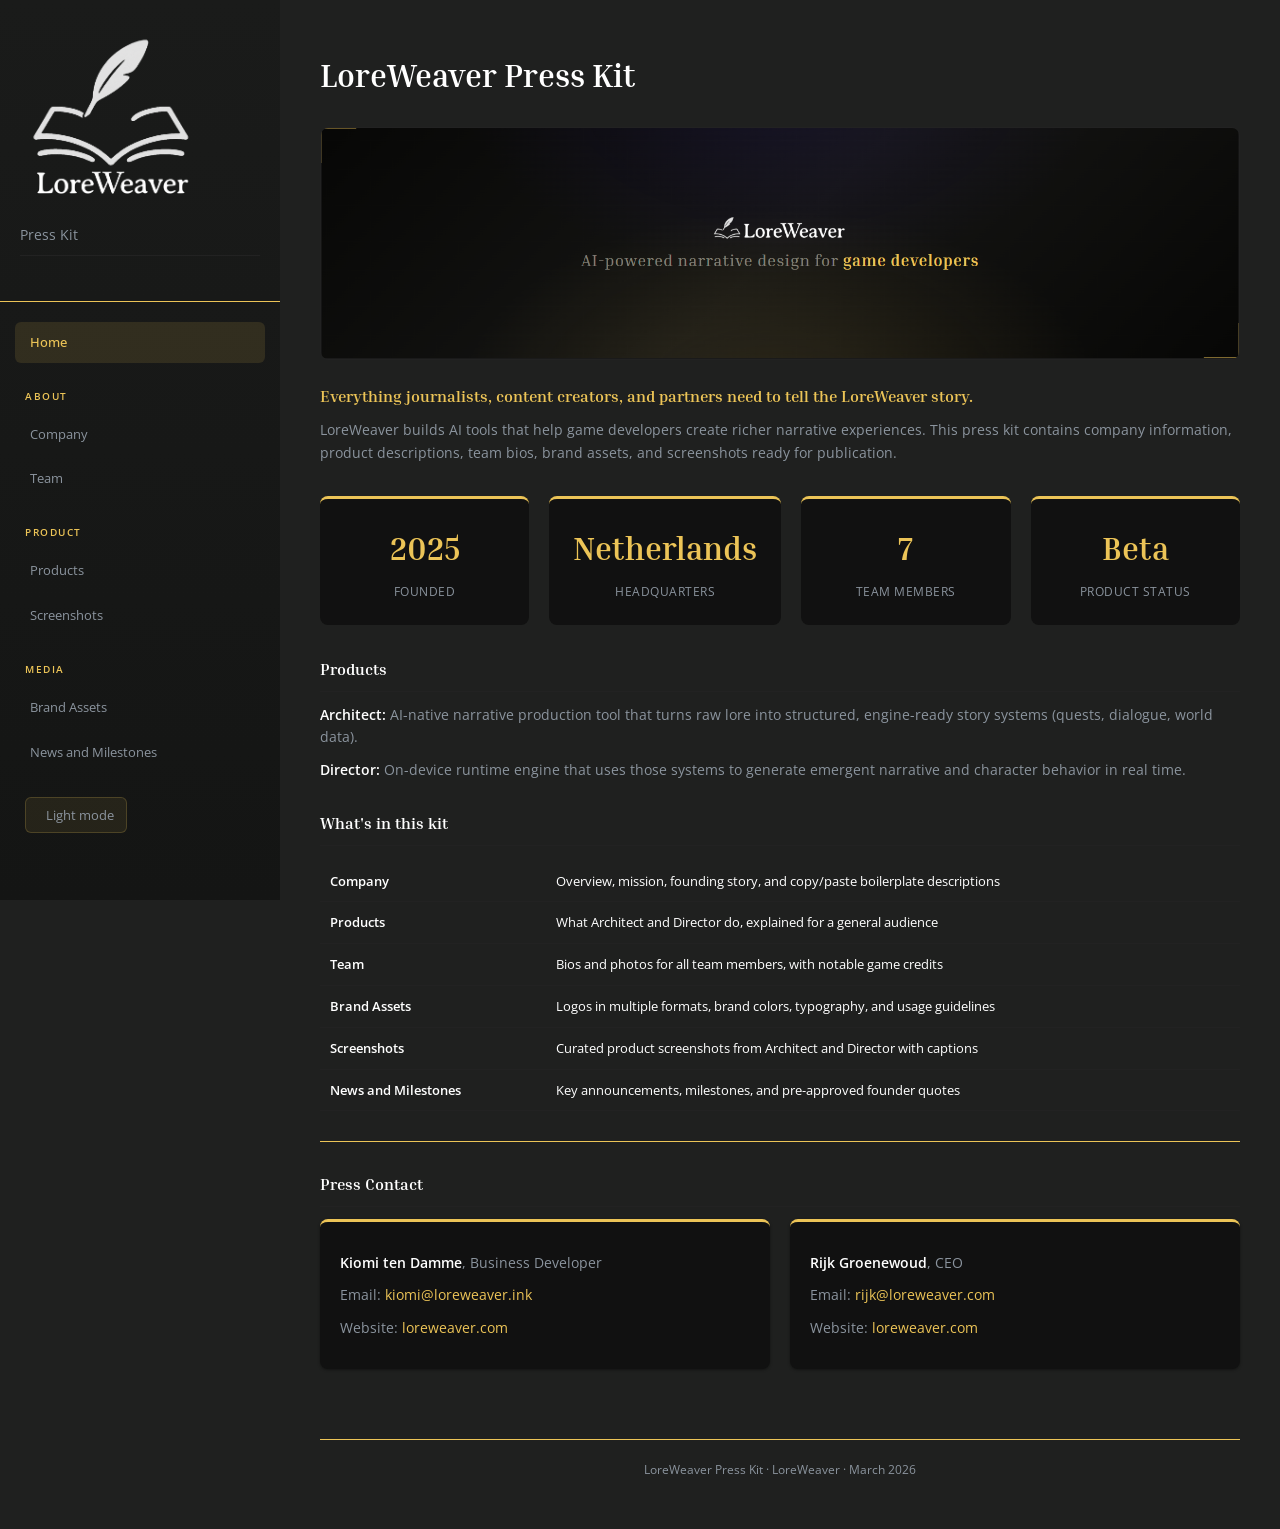
<file: index.html>
<!DOCTYPE html>
<html lang="en">
<head>
    <meta charset="UTF-8">
    <meta name="viewport" content="width=device-width, initial-scale=1.0">
    <title>LoreWeaver Press Kit</title>
    <meta property="og:image" content="images/loreweaver-thumbnail-400x400.png">
    <meta property="og:type" content="website">
    <link rel="stylesheet" href="styles.css">
</head>
<body>
    <div class="page-wrapper">
        <nav class="sidebar">
            <div class="sidebar-logo">
                <img src="images/LoreWeaverLogo_white (1).png" alt="LoreWeaver">
                <h2>Press Kit</h2>
            </div>

            <div class="nav-section">
                <a href="index.html" class="nav-link active">Home</a>
            </div>

            <div class="nav-section">
                <div class="nav-section-title">About</div>
                <a href="company.html" class="nav-link">Company</a>
                <a href="team.html" class="nav-link">Team</a>
            </div>

            <div class="nav-section">
                <div class="nav-section-title">Product</div>
                <a href="products.html" class="nav-link">Products</a>
                <a href="screenshots.html" class="nav-link">Screenshots</a>
            </div>

            <div class="nav-section">
                <div class="nav-section-title">Media</div>
                <a href="brand-assets.html" class="nav-link">Brand Assets</a>
                <a href="news.html" class="nav-link">News and Milestones</a>
            </div>

            <button class="theme-toggle" id="theme-toggle" onclick="toggleTheme()" title="Toggle light/dark mode">
                <span class="theme-toggle-icon" id="theme-icon"></span> <span id="theme-label"></span>
            </button>
        </nav>

        <main class="main-content">

            <div class="hero" style="text-align: left; padding: 20px 0 10px;">
                <h1 style="font-size: 32px; margin-bottom: 16px;">LoreWeaver Press Kit</h1>
            </div>

            <div style="border-radius: 8px; overflow: hidden; border: 1px solid var(--border-color); margin-bottom: 24px;">
                <img src="images/LoreWeaver Linkedin Banner.png" alt="LoreWeaver: AI-powered narrative design for game developers" style="width: 100%; display: block;">
            </div>

            <div style="margin-bottom: 32px;">
                <p style="font-size: 16px; color: var(--primary-color); font-weight: 600; font-family: 'Inria Serif', serif; margin-bottom: 8px;">Everything journalists, content creators, and partners need to tell the LoreWeaver story.</p>
                <p style="color: var(--text-light); font-size: 14px;">LoreWeaver builds AI tools that help game developers create richer narrative experiences. This press kit contains company information, product descriptions, team bios, brand assets, and screenshots ready for publication.</p>
            </div>

            <div class="metrics-grid" style="margin-bottom: 32px;">
                <div class="metric-card">
                    <div class="metric-value">2025</div>
                    <div class="metric-label">Founded</div>
                </div>
                <div class="metric-card">
                    <div class="metric-value">Netherlands</div>
                    <div class="metric-label">Headquarters</div>
                </div>
                <div class="metric-card">
                    <div class="metric-value">7</div>
                    <div class="metric-label">Team Members</div>
                </div>
                <div class="metric-card">
                    <div class="metric-value">Beta</div>
                    <div class="metric-label">Product Status</div>
                </div>
            </div>

            <h2 style="font-size: 16px; margin-bottom: 12px;">Products</h2>
            <p><strong>Architect:</strong> AI-native narrative production tool that turns raw lore into structured, engine-ready story systems (quests, dialogue, world data).</p>
            <p><strong>Director:</strong> On-device runtime engine that uses those systems to generate emergent narrative and character behavior in real time.</p>

            <h2 style="font-size: 16px; margin-bottom: 12px;">What's in this kit</h2>
            <table>
                <tbody>
                <tr>
                    <td><a href="company.html"><strong>Company</strong></a></td>
                    <td>Overview, mission, founding story, and copy/paste boilerplate descriptions</td>
                </tr>
                <tr>
                    <td><a href="products.html"><strong>Products</strong></a></td>
                    <td>What Architect and Director do, explained for a general audience</td>
                </tr>
                <tr>
                    <td><a href="team.html"><strong>Team</strong></a></td>
                    <td>Bios and photos for all team members, with notable game credits</td>
                </tr>
                <tr>
                    <td><a href="brand-assets.html"><strong>Brand Assets</strong></a></td>
                    <td>Logos in multiple formats, brand colors, typography, and usage guidelines</td>
                </tr>
                <tr>
                    <td><a href="screenshots.html"><strong>Screenshots</strong></a></td>
                    <td>Curated product screenshots from Architect and Director with captions</td>
                </tr>
                <tr>
                    <td><a href="news.html"><strong>News and Milestones</strong></a></td>
                    <td>Key announcements, milestones, and pre-approved founder quotes</td>
                </tr>
                </tbody>
            </table>

            <hr>

            <h2 style="font-size: 16px; margin-bottom: 12px;">Press Contact</h2>
            <div style="display: grid; grid-template-columns: repeat(2, 1fr); gap: 20px;">
                <div class="card">
                    <p><strong>Kiomi ten Damme</strong>, Business Developer</p>
                    <p>Email: <a href="mailto:kiomi@loreweaver.ink">kiomi@loreweaver.ink</a></p>
                    <p>Website: <a href="https://loreweaver.com">loreweaver.com</a></p>
                </div>
                <div class="card">
                    <p><strong>Rijk Groenewoud</strong>, CEO</p>
                    <p>Email: <a href="mailto:rijk@loreweaver.com">rijk@loreweaver.com</a></p>
                    <p>Website: <a href="https://loreweaver.com">loreweaver.com</a></p>
                </div>
            </div>

            <div class="page-footer">
                LoreWeaver Press Kit &middot; LoreWeaver &middot; March 2026
            </div>
        </main>
    </div>
<script>
(function() {
    var theme = localStorage.getItem('presskit-theme') || 'dark';
    document.documentElement.setAttribute('data-theme', theme);
    function updateBtn(t) {
        var icon = document.getElementById('theme-icon');
        var label = document.getElementById('theme-label');
        if (icon) icon.textContent = '';
        if (label) label.textContent = t === 'dark' ? 'Light mode' : 'Dark mode';
    }
    window.toggleTheme = function() {
        var current = document.documentElement.getAttribute('data-theme') || 'dark';
        var next = current === 'dark' ? 'light' : 'dark';
        document.documentElement.setAttribute('data-theme', next);
        localStorage.setItem('presskit-theme', next);
        updateBtn(next);
    };
    document.addEventListener('DOMContentLoaded', function() { updateBtn(theme); });
})();
</script>
</body>
</html>
</file>
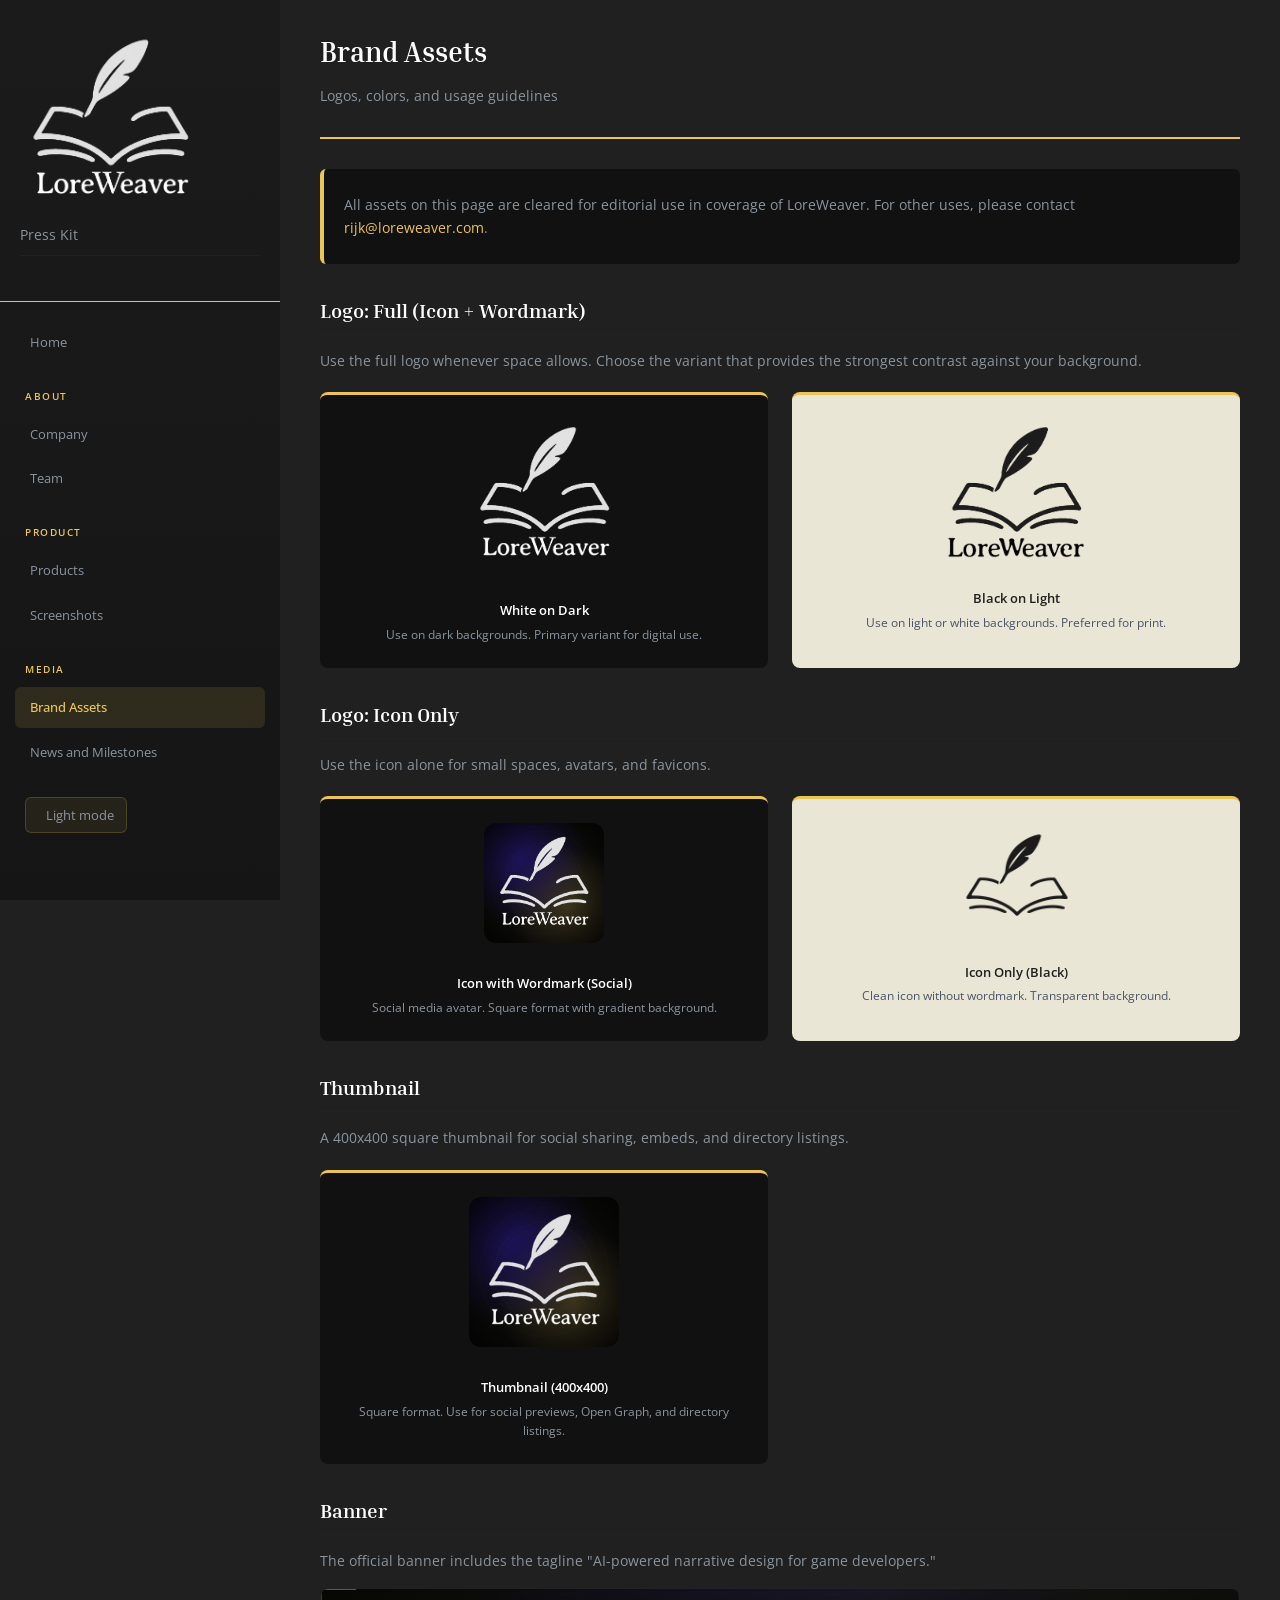
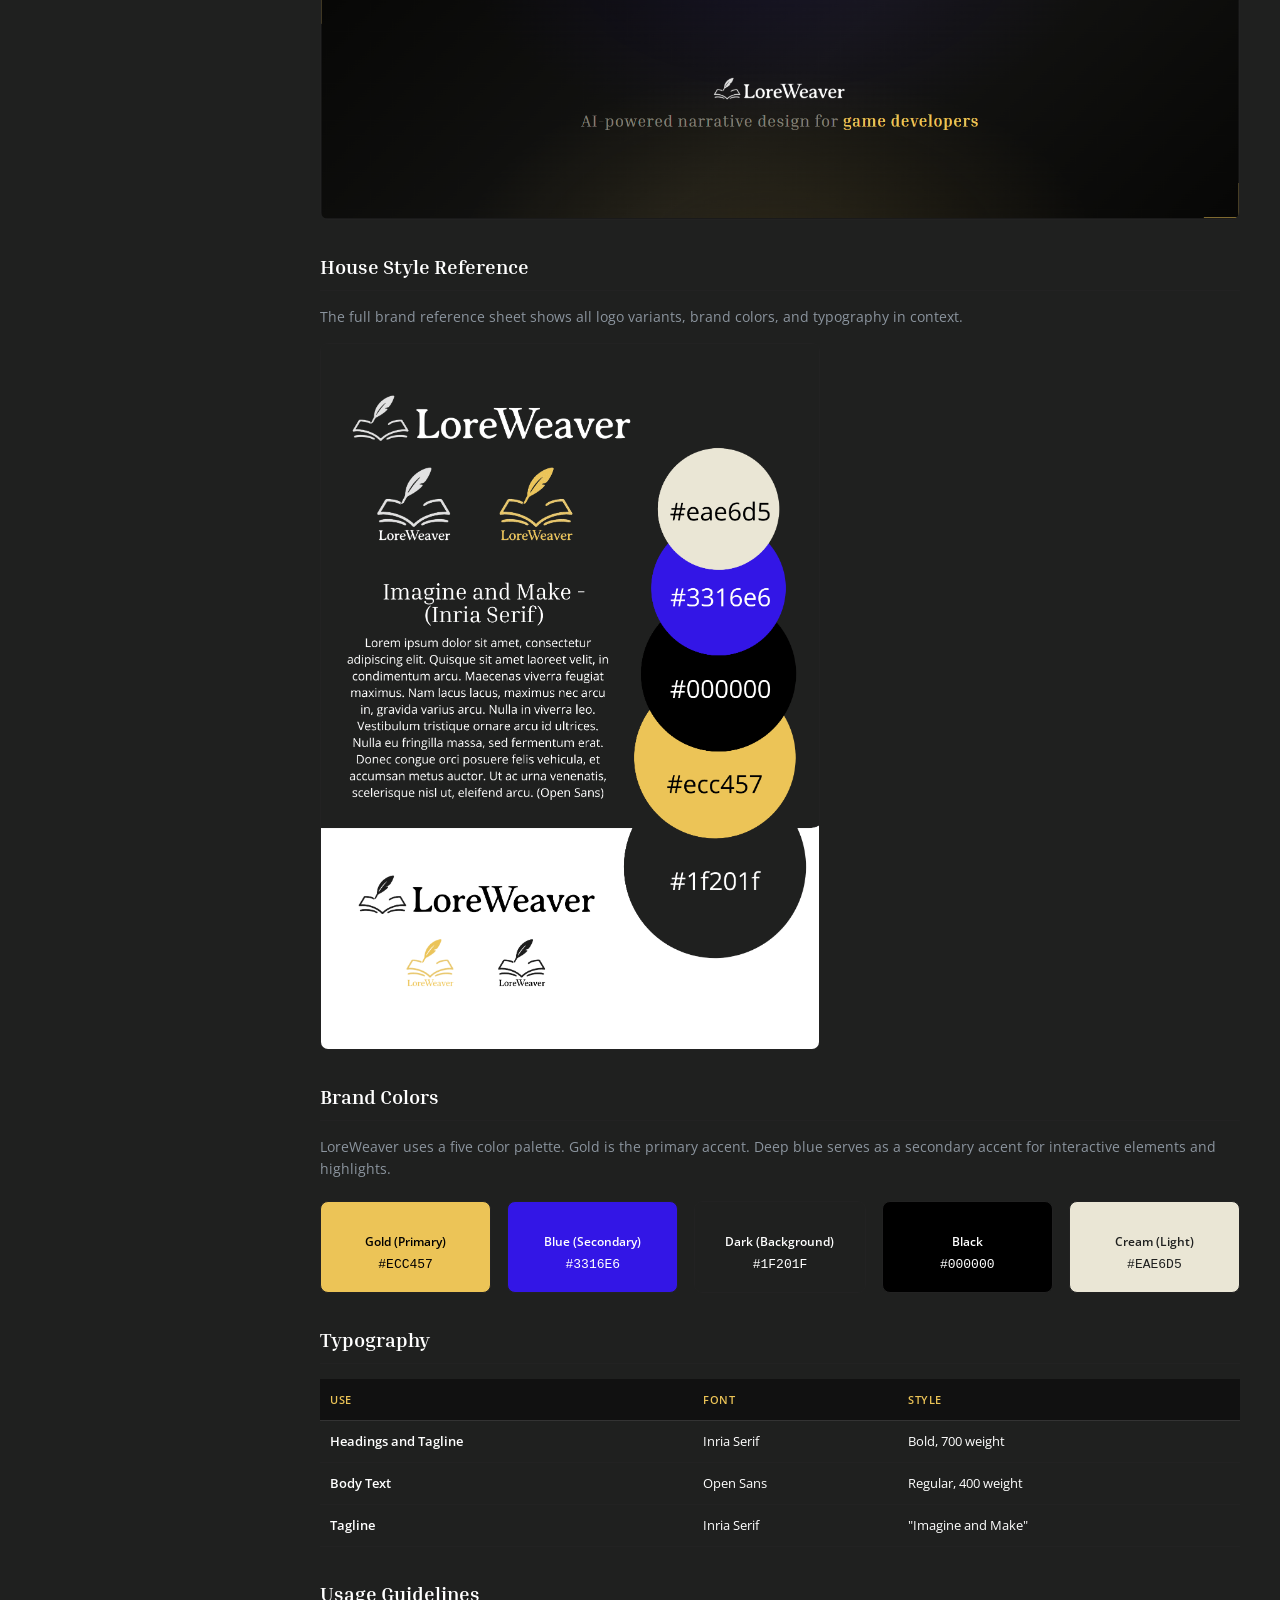
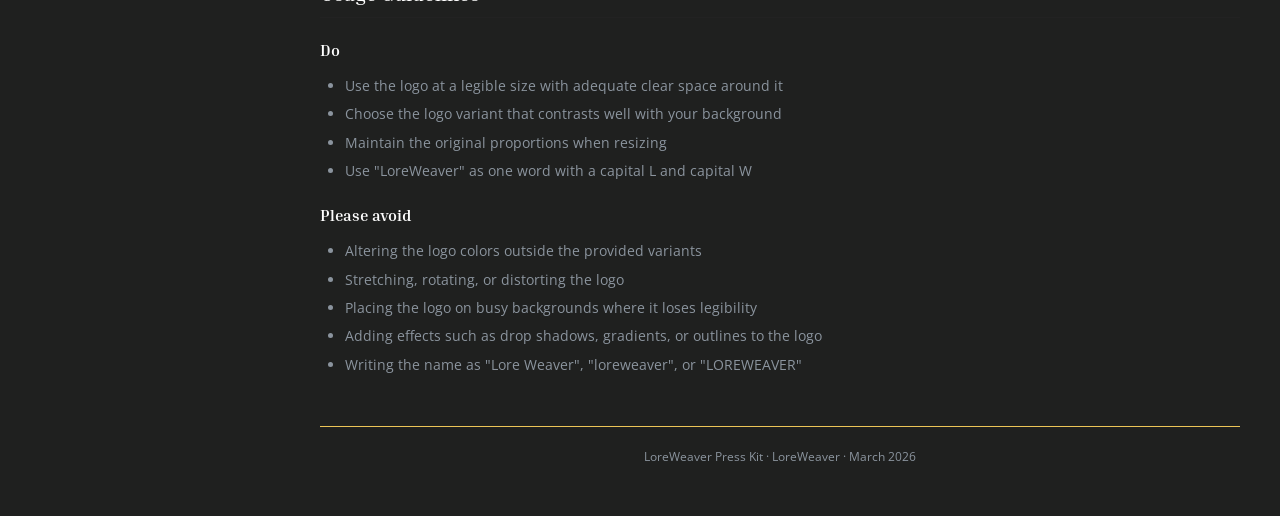
<file: brand-assets.html>
<!DOCTYPE html>
<html lang="en">
<head>
    <meta charset="UTF-8">
    <meta name="viewport" content="width=device-width, initial-scale=1.0">
    <title>Brand Assets - LoreWeaver Press Kit</title>
    <meta property="og:image" content="images/loreweaver-thumbnail-400x400.png">
    <meta property="og:type" content="website">
    <link rel="stylesheet" href="styles.css">
</head>
<body>
    <div class="page-wrapper">
        <nav class="sidebar">
            <div class="sidebar-logo">
                <img src="images/LoreWeaverLogo_white (1).png" alt="LoreWeaver">
                <h2>Press Kit</h2>
            </div>

            <div class="nav-section">
                <a href="index.html" class="nav-link">Home</a>
            </div>

            <div class="nav-section">
                <div class="nav-section-title">About</div>
                <a href="company.html" class="nav-link">Company</a>
                <a href="team.html" class="nav-link">Team</a>
            </div>

            <div class="nav-section">
                <div class="nav-section-title">Product</div>
                <a href="products.html" class="nav-link">Products</a>
                <a href="screenshots.html" class="nav-link">Screenshots</a>
            </div>

            <div class="nav-section">
                <div class="nav-section-title">Media</div>
                <a href="brand-assets.html" class="nav-link active">Brand Assets</a>
                <a href="news.html" class="nav-link">News and Milestones</a>
            </div>

            <button class="theme-toggle" id="theme-toggle" onclick="toggleTheme()" title="Toggle light/dark mode">
                <span class="theme-toggle-icon" id="theme-icon"></span> <span id="theme-label"></span>
            </button>
        </nav>

        <main class="main-content">
            <div class="page-header">
                <h1>Brand Assets</h1>
                <p class="subtitle">Logos, colors, and usage guidelines</p>
            </div>

            <div class="callout">
                <p>All assets on this page are cleared for editorial use in coverage of LoreWeaver. For other uses, please contact <a href="mailto:rijk@loreweaver.com">rijk@loreweaver.com</a>.</p>
            </div>

            <h2>Logo: Full (Icon + Wordmark)</h2>
            <p>Use the full logo whenever space allows. Choose the variant that provides the strongest contrast against your background.</p>

            <div class="asset-grid">
                <div class="asset-card dark-preview">
                    <img src="images/LoreWeaverLogo_white (1).png" alt="LoreWeaver logo, white on dark" style="max-width: 220px;">
                    <div class="asset-label" style="margin-top: 12px;">White on Dark</div>
                    <div class="asset-desc">Use on dark backgrounds. Primary variant for digital use.</div>
                </div>
                <div class="asset-card light-preview">
                    <img src="images/Logo Loreweaver transparant 2.png" alt="LoreWeaver logo, black on light" style="max-width: 220px;">
                    <div class="asset-label">Black on Light</div>
                    <div class="asset-desc">Use on light or white backgrounds. Preferred for print.</div>
                </div>
            </div>

            <h2>Logo: Icon Only</h2>
            <p>Use the icon alone for small spaces, avatars, and favicons.</p>

            <div class="asset-grid">
                <div class="asset-card dark-preview">
                    <img src="images/LoreWeaver Linkedin Logo.png" alt="LoreWeaver icon, white on dark gradient" style="max-width: 120px; border-radius: 12px;">
                    <div class="asset-label" style="margin-top: 12px;">Icon with Wordmark (Social)</div>
                    <div class="asset-desc">Social media avatar. Square format with gradient background.</div>
                </div>
                <div class="asset-card light-preview">
                    <img src="images/loreweaver_logo_black_plain.png" alt="LoreWeaver icon, black on white" style="max-width: 120px;">
                    <div class="asset-label">Icon Only (Black)</div>
                    <div class="asset-desc">Clean icon without wordmark. Transparent background.</div>
                </div>
            </div>

            <h2>Thumbnail</h2>
            <p>A 400x400 square thumbnail for social sharing, embeds, and directory listings.</p>

            <div class="asset-grid">
                <div class="asset-card dark-preview">
                    <img src="images/loreweaver-thumbnail-400x400.png" alt="LoreWeaver thumbnail 400x400" style="max-width: 200px; border-radius: 12px;">
                    <div class="asset-label" style="margin-top: 12px;">Thumbnail (400x400)</div>
                    <div class="asset-desc">Square format. Use for social previews, Open Graph, and directory listings.</div>
                </div>
            </div>

            <h2>Banner</h2>
            <p>The official banner includes the tagline "AI-powered narrative design for game developers."</p>

            <div style="border-radius: 8px; overflow: hidden; border: 1px solid var(--border-color); margin: 15px 0;">
                <img src="images/LoreWeaver Linkedin Banner.png" alt="LoreWeaver banner" style="width: 100%; display: block;">
            </div>

            <h2>House Style Reference</h2>
            <p>The full brand reference sheet shows all logo variants, brand colors, and typography in context.</p>

            <div style="border-radius: 8px; overflow: hidden; border: 1px solid var(--border-color); margin: 15px 0; max-width: 500px;">
                <img src="images/LoreWeaver Housestyle Reference.png" alt="LoreWeaver house style reference" style="width: 100%; display: block;">
            </div>

            <h2>Brand Colors</h2>
            <p>LoreWeaver uses a five color palette. Gold is the primary accent. Deep blue serves as a secondary accent for interactive elements and highlights.</p>

            <div class="swatch-grid">
                <div class="swatch" style="background: #ECC457;">
                    <div class="swatch-label" style="color: #000;">Gold (Primary)</div>
                    <div class="swatch-hex" style="color: #000;">#ECC457</div>
                </div>
                <div class="swatch" style="background: #3316E6;">
                    <div class="swatch-label" style="color: #FFF;">Blue (Secondary)</div>
                    <div class="swatch-hex" style="color: #FFF;">#3316E6</div>
                </div>
                <div class="swatch" style="background: #1F201F;">
                    <div class="swatch-label" style="color: #FFF;">Dark (Background)</div>
                    <div class="swatch-hex" style="color: #FFF;">#1F201F</div>
                </div>
                <div class="swatch" style="background: #000000;">
                    <div class="swatch-label" style="color: #FFF;">Black</div>
                    <div class="swatch-hex" style="color: #FFF;">#000000</div>
                </div>
                <div class="swatch" style="background: #EAE6D5;">
                    <div class="swatch-label" style="color: #1F201F;">Cream (Light)</div>
                    <div class="swatch-hex" style="color: #1F201F;">#EAE6D5</div>
                </div>
            </div>

            <h2>Typography</h2>
            <table>
                <thead>
                <tr>
                    <th>Use</th>
                    <th>Font</th>
                    <th>Style</th>
                </tr>
                </thead>
                <tbody>
                <tr>
                    <td><strong>Headings and Tagline</strong></td>
                    <td>Inria Serif</td>
                    <td>Bold, 700 weight</td>
                </tr>
                <tr>
                    <td><strong>Body Text</strong></td>
                    <td>Open Sans</td>
                    <td>Regular, 400 weight</td>
                </tr>
                <tr>
                    <td><strong>Tagline</strong></td>
                    <td>Inria Serif</td>
                    <td>"Imagine and Make"</td>
                </tr>
                </tbody>
            </table>

            <h2>Usage Guidelines</h2>
            <h3>Do</h3>
            <ul>
                <li>Use the logo at a legible size with adequate clear space around it</li>
                <li>Choose the logo variant that contrasts well with your background</li>
                <li>Maintain the original proportions when resizing</li>
                <li>Use "LoreWeaver" as one word with a capital L and capital W</li>
            </ul>

            <h3>Please avoid</h3>
            <ul>
                <li>Altering the logo colors outside the provided variants</li>
                <li>Stretching, rotating, or distorting the logo</li>
                <li>Placing the logo on busy backgrounds where it loses legibility</li>
                <li>Adding effects such as drop shadows, gradients, or outlines to the logo</li>
                <li>Writing the name as "Lore Weaver", "loreweaver", or "LOREWEAVER"</li>
            </ul>

            <div class="page-footer">
                LoreWeaver Press Kit &middot; LoreWeaver &middot; March 2026
            </div>
        </main>
    </div>
<script>
(function() {
    var theme = localStorage.getItem('presskit-theme') || 'dark';
    document.documentElement.setAttribute('data-theme', theme);
    function updateBtn(t) {
        var icon = document.getElementById('theme-icon');
        var label = document.getElementById('theme-label');
        if (icon) icon.textContent = '';
        if (label) label.textContent = t === 'dark' ? 'Light mode' : 'Dark mode';
    }
    window.toggleTheme = function() {
        var current = document.documentElement.getAttribute('data-theme') || 'dark';
        var next = current === 'dark' ? 'light' : 'dark';
        document.documentElement.setAttribute('data-theme', next);
        localStorage.setItem('presskit-theme', next);
        updateBtn(next);
    };
    document.addEventListener('DOMContentLoaded', function() { updateBtn(theme); });
})();
</script>
</body>
</html>
</file>
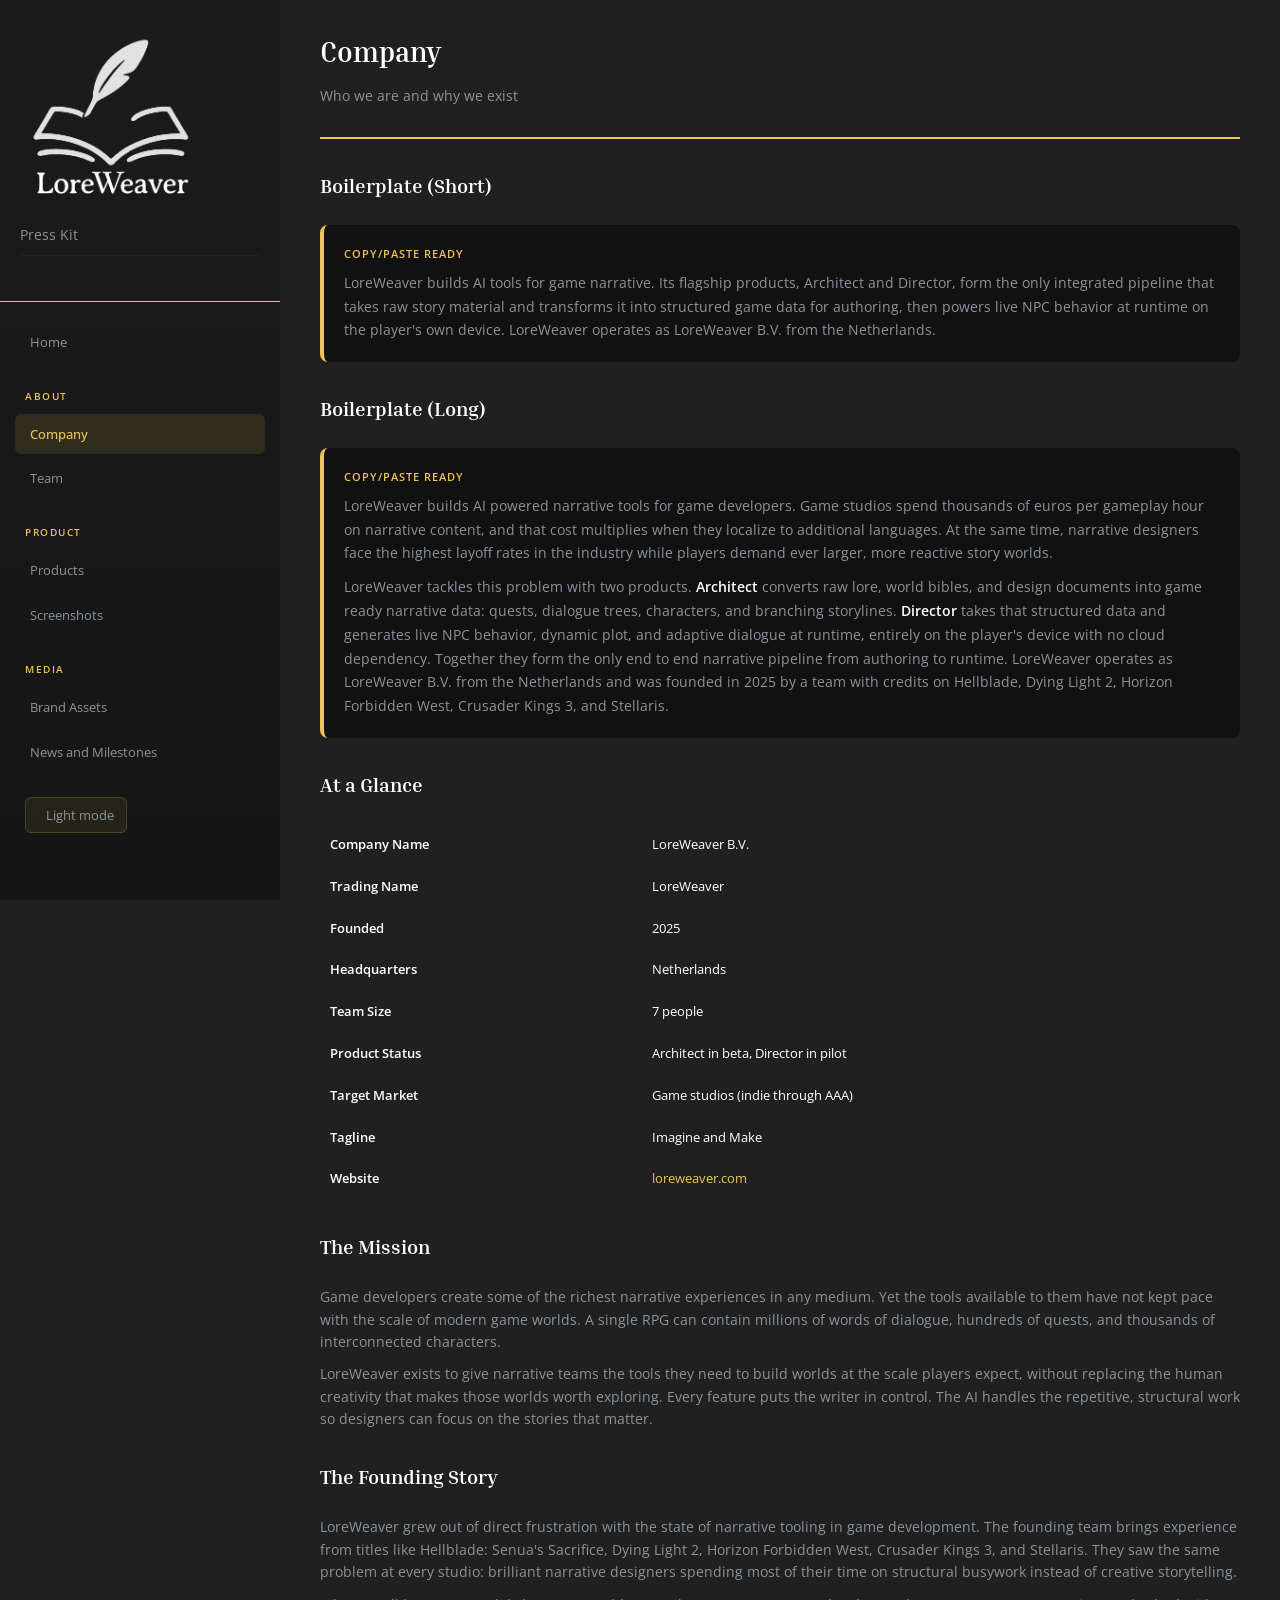
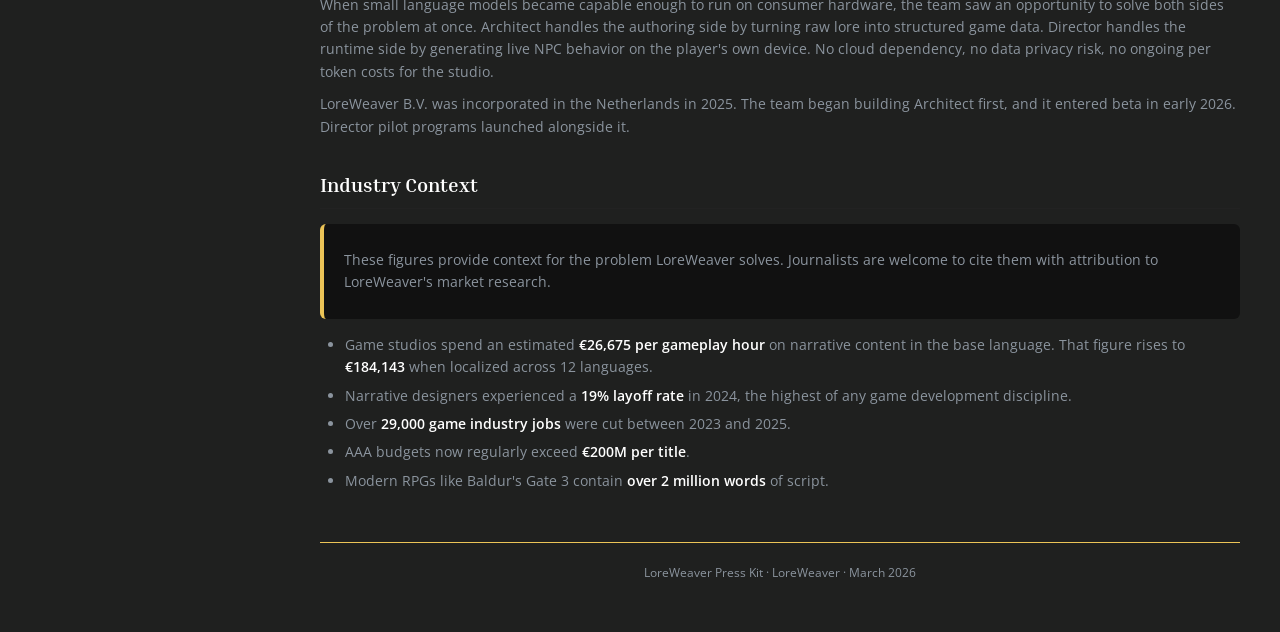
<file: company.html>
<!DOCTYPE html>
<html lang="en">
<head>
    <meta charset="UTF-8">
    <meta name="viewport" content="width=device-width, initial-scale=1.0">
    <title>Company - LoreWeaver Press Kit</title>
    <meta property="og:image" content="images/loreweaver-thumbnail-400x400.png">
    <meta property="og:type" content="website">
    <link rel="stylesheet" href="styles.css">
</head>
<body>
    <div class="page-wrapper">
        <nav class="sidebar">
            <div class="sidebar-logo">
                <img src="images/LoreWeaverLogo_white (1).png" alt="LoreWeaver">
                <h2>Press Kit</h2>
            </div>

            <div class="nav-section">
                <a href="index.html" class="nav-link">Home</a>
            </div>

            <div class="nav-section">
                <div class="nav-section-title">About</div>
                <a href="company.html" class="nav-link active">Company</a>
                <a href="team.html" class="nav-link">Team</a>
            </div>

            <div class="nav-section">
                <div class="nav-section-title">Product</div>
                <a href="products.html" class="nav-link">Products</a>
                <a href="screenshots.html" class="nav-link">Screenshots</a>
            </div>

            <div class="nav-section">
                <div class="nav-section-title">Media</div>
                <a href="brand-assets.html" class="nav-link">Brand Assets</a>
                <a href="news.html" class="nav-link">News and Milestones</a>
            </div>

            <button class="theme-toggle" id="theme-toggle" onclick="toggleTheme()" title="Toggle light/dark mode">
                <span class="theme-toggle-icon" id="theme-icon"></span> <span id="theme-label"></span>
            </button>
        </nav>

        <main class="main-content">
            <div class="page-header">
                <h1>Company</h1>
                <p class="subtitle">Who we are and why we exist</p>
            </div>

            <h2>Boilerplate (Short)</h2>
            <div class="copy-block">
                <span class="copy-label">Copy/paste ready</span>
                <p>LoreWeaver builds AI tools for game narrative. Its flagship products, Architect and Director, form the only integrated pipeline that takes raw story material and transforms it into structured game data for authoring, then powers live NPC behavior at runtime on the player's own device. LoreWeaver operates as LoreWeaver B.V. from the Netherlands.</p>
            </div>

            <h2>Boilerplate (Long)</h2>
            <div class="copy-block">
                <span class="copy-label">Copy/paste ready</span>
                <p>LoreWeaver builds AI powered narrative tools for game developers. Game studios spend thousands of euros per gameplay hour on narrative content, and that cost multiplies when they localize to additional languages. At the same time, narrative designers face the highest layoff rates in the industry while players demand ever larger, more reactive story worlds.</p>
                <p style="margin-top: 10px;">LoreWeaver tackles this problem with two products. <strong>Architect</strong> converts raw lore, world bibles, and design documents into game ready narrative data: quests, dialogue trees, characters, and branching storylines. <strong>Director</strong> takes that structured data and generates live NPC behavior, dynamic plot, and adaptive dialogue at runtime, entirely on the player's device with no cloud dependency. Together they form the only end to end narrative pipeline from authoring to runtime. LoreWeaver operates as LoreWeaver B.V. from the Netherlands and was founded in 2025 by a team with credits on Hellblade, Dying Light 2, Horizon Forbidden West, Crusader Kings 3, and Stellaris.</p>
            </div>

            <h2>At a Glance</h2>
            <table>
                <tbody>
                <tr>
                    <td><strong>Company Name</strong></td>
                    <td>LoreWeaver B.V.</td>
                </tr>
                <tr>
                    <td><strong>Trading Name</strong></td>
                    <td>LoreWeaver</td>
                </tr>
                <tr>
                    <td><strong>Founded</strong></td>
                    <td>2025</td>
                </tr>
                <tr>
                    <td><strong>Headquarters</strong></td>
                    <td>Netherlands</td>
                </tr>
                <tr>
                    <td><strong>Team Size</strong></td>
                    <td>7 people</td>
                </tr>
                <tr>
                    <td><strong>Product Status</strong></td>
                    <td>Architect in beta, Director in pilot</td>
                </tr>
                <tr>
                    <td><strong>Target Market</strong></td>
                    <td>Game studios (indie through AAA)</td>
                </tr>
                <tr>
                    <td><strong>Tagline</strong></td>
                    <td>Imagine and Make</td>
                </tr>
                <tr>
                    <td><strong>Website</strong></td>
                    <td><a href="https://loreweaver.com">loreweaver.com</a></td>
                </tr>
                </tbody>
            </table>

            <h2>The Mission</h2>
            <p>Game developers create some of the richest narrative experiences in any medium. Yet the tools available to them have not kept pace with the scale of modern game worlds. A single RPG can contain millions of words of dialogue, hundreds of quests, and thousands of interconnected characters.</p>
            <p>LoreWeaver exists to give narrative teams the tools they need to build worlds at the scale players expect, without replacing the human creativity that makes those worlds worth exploring. Every feature puts the writer in control. The AI handles the repetitive, structural work so designers can focus on the stories that matter.</p>

            <h2>The Founding Story</h2>
            <p>LoreWeaver grew out of direct frustration with the state of narrative tooling in game development. The founding team brings experience from titles like Hellblade: Senua's Sacrifice, Dying Light 2, Horizon Forbidden West, Crusader Kings 3, and Stellaris. They saw the same problem at every studio: brilliant narrative designers spending most of their time on structural busywork instead of creative storytelling.</p>
            <p>When small language models became capable enough to run on consumer hardware, the team saw an opportunity to solve both sides of the problem at once. Architect handles the authoring side by turning raw lore into structured game data. Director handles the runtime side by generating live NPC behavior on the player's own device. No cloud dependency, no data privacy risk, no ongoing per token costs for the studio.</p>
            <p>LoreWeaver B.V. was incorporated in the Netherlands in 2025. The team began building Architect first, and it entered beta in early 2026. Director pilot programs launched alongside it.</p>

            <h2>Industry Context</h2>
            <div class="callout">
                <p>These figures provide context for the problem LoreWeaver solves. Journalists are welcome to cite them with attribution to LoreWeaver's market research.</p>
            </div>
            <ul>
                <li>Game studios spend an estimated <strong>&euro;26,675 per gameplay hour</strong> on narrative content in the base language. That figure rises to <strong>&euro;184,143</strong> when localized across 12 languages.</li>
                <li>Narrative designers experienced a <strong>19% layoff rate</strong> in 2024, the highest of any game development discipline.</li>
                <li>Over <strong>29,000 game industry jobs</strong> were cut between 2023 and 2025.</li>
                <li>AAA budgets now regularly exceed <strong>&euro;200M per title</strong>.</li>
                <li>Modern RPGs like Baldur's Gate 3 contain <strong>over 2 million words</strong> of script.</li>
            </ul>

            <div class="page-footer">
                LoreWeaver Press Kit &middot; LoreWeaver &middot; March 2026
            </div>
        </main>
    </div>
<script>
(function() {
    var theme = localStorage.getItem('presskit-theme') || 'dark';
    document.documentElement.setAttribute('data-theme', theme);
    function updateBtn(t) {
        var icon = document.getElementById('theme-icon');
        var label = document.getElementById('theme-label');
        if (icon) icon.textContent = '';
        if (label) label.textContent = t === 'dark' ? 'Light mode' : 'Dark mode';
    }
    window.toggleTheme = function() {
        var current = document.documentElement.getAttribute('data-theme') || 'dark';
        var next = current === 'dark' ? 'light' : 'dark';
        document.documentElement.setAttribute('data-theme', next);
        localStorage.setItem('presskit-theme', next);
        updateBtn(next);
    };
    document.addEventListener('DOMContentLoaded', function() { updateBtn(theme); });
})();
</script>
</body>
</html>
</file>
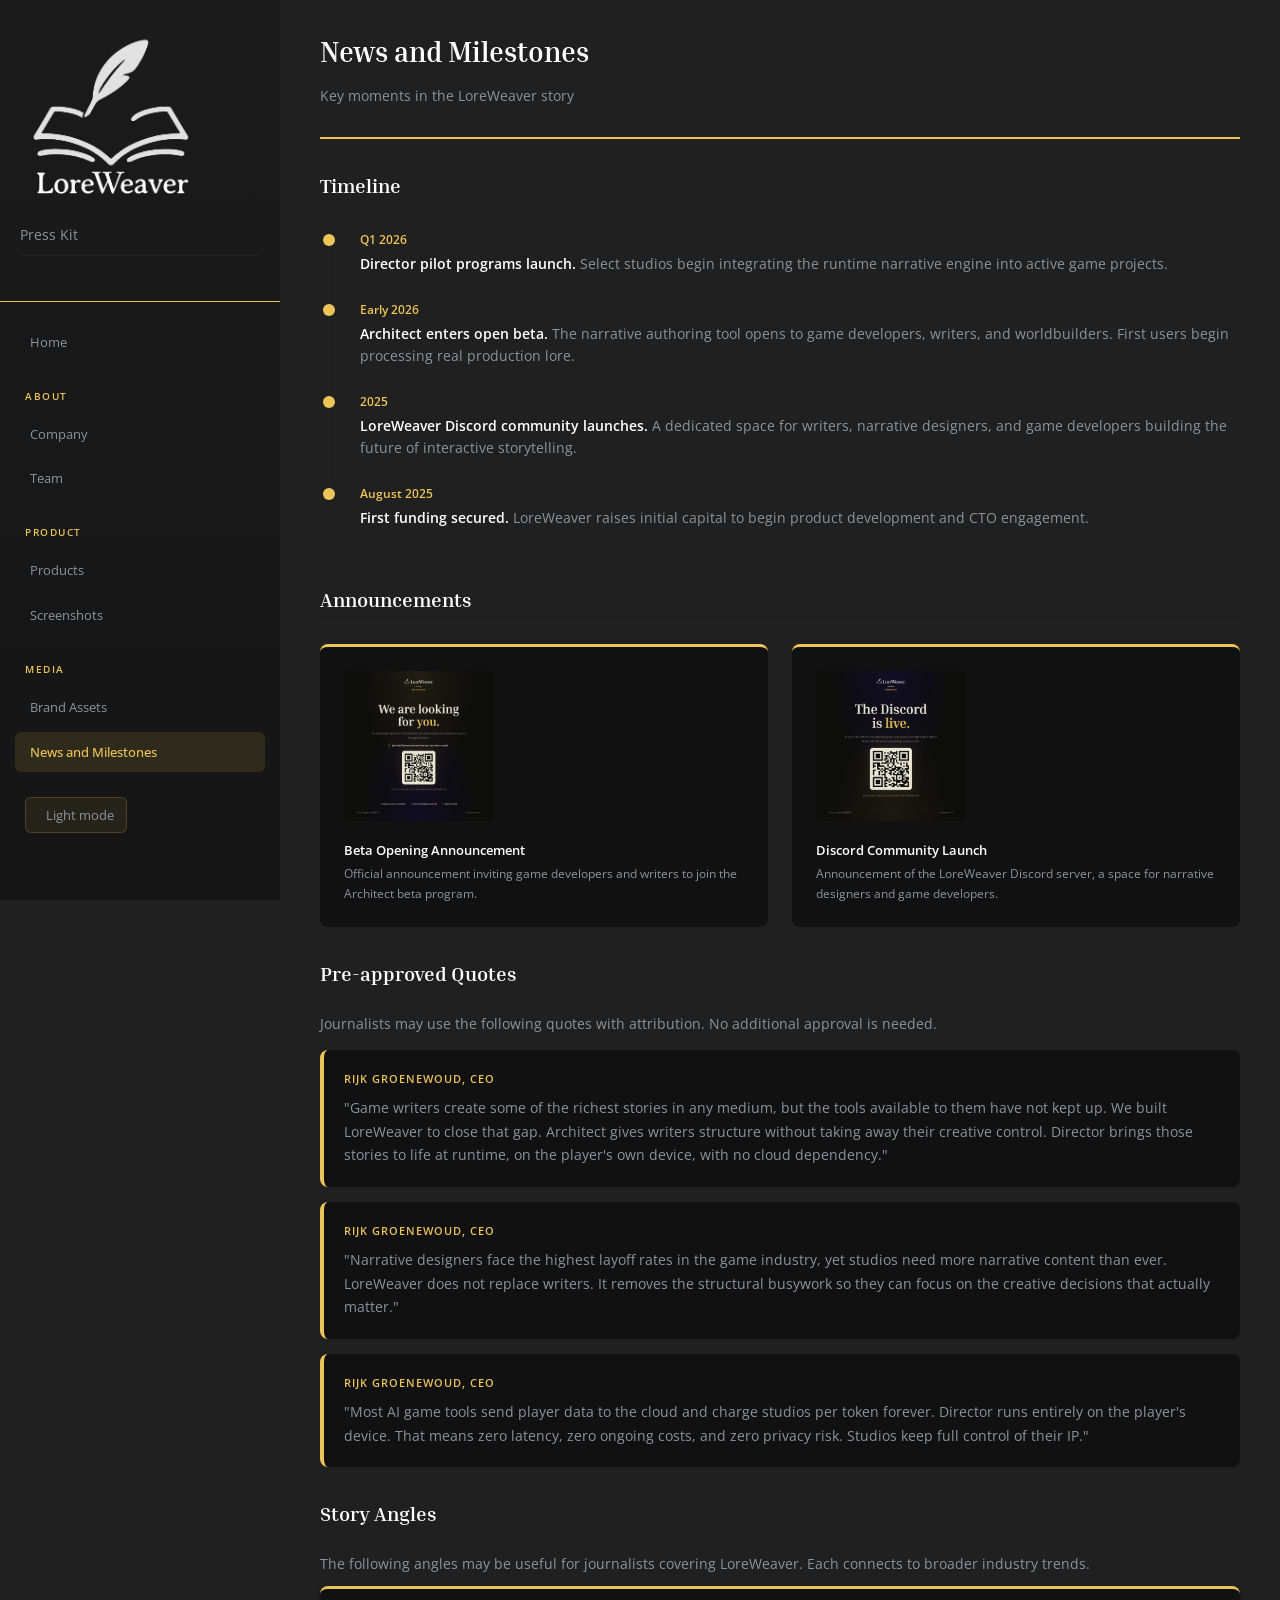
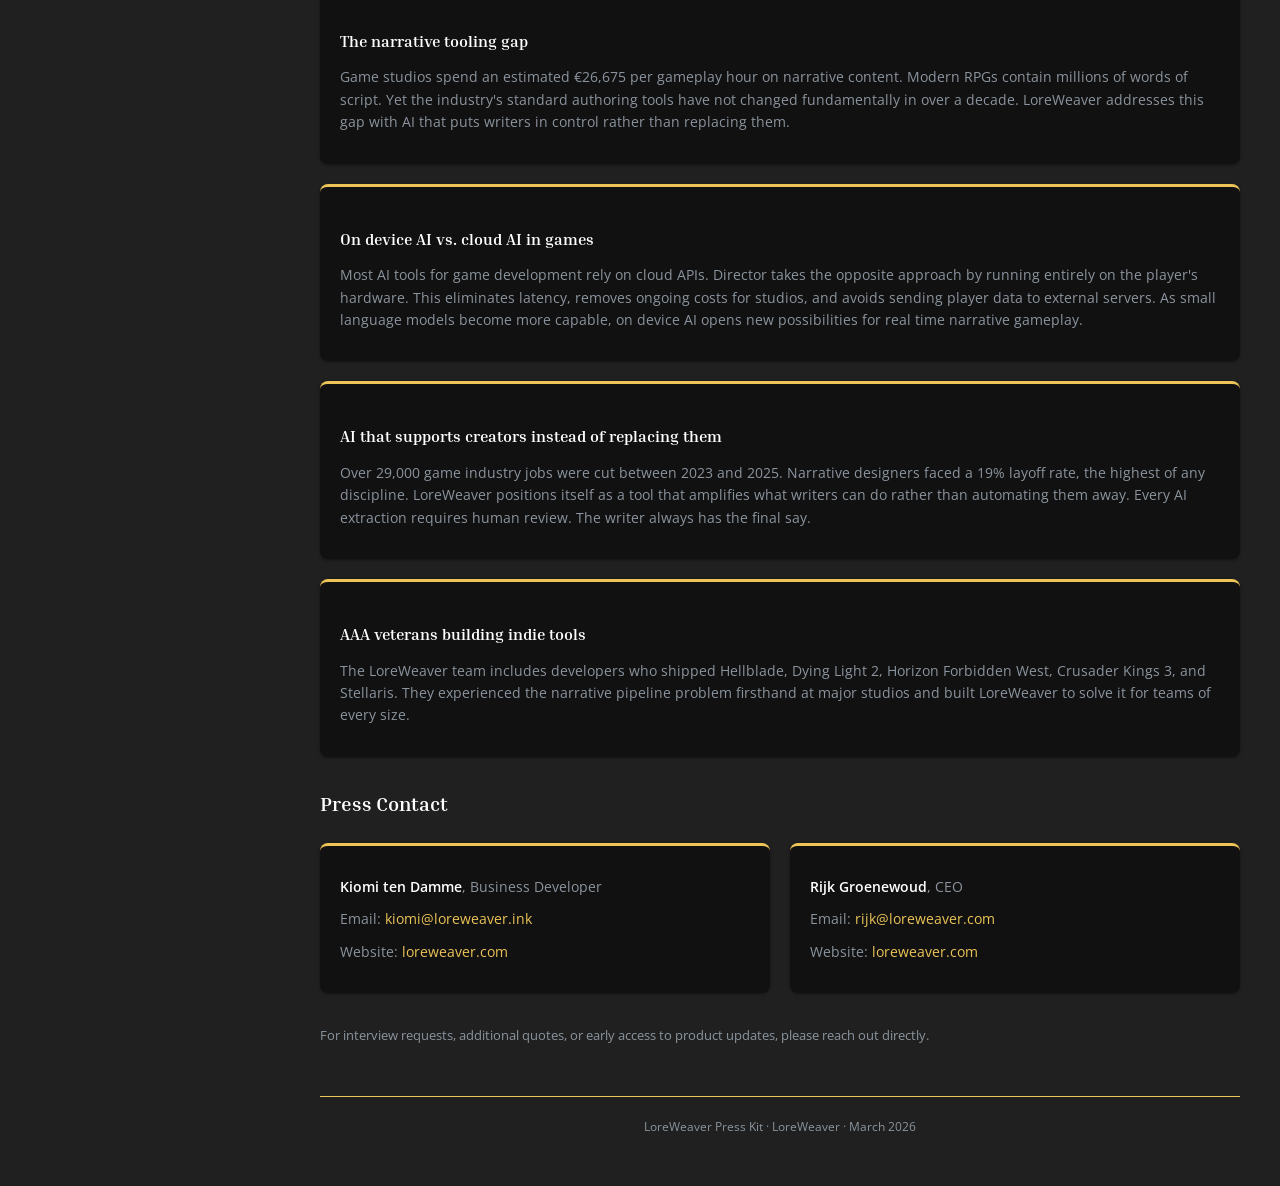
<file: news.html>
<!DOCTYPE html>
<html lang="en">
<head>
    <meta charset="UTF-8">
    <meta name="viewport" content="width=device-width, initial-scale=1.0">
    <title>News and Milestones - LoreWeaver Press Kit</title>
    <meta property="og:image" content="images/loreweaver-thumbnail-400x400.png">
    <meta property="og:type" content="website">
    <link rel="stylesheet" href="styles.css">
</head>
<body>
    <div class="page-wrapper">
        <nav class="sidebar">
            <div class="sidebar-logo">
                <img src="images/LoreWeaverLogo_white (1).png" alt="LoreWeaver">
                <h2>Press Kit</h2>
            </div>

            <div class="nav-section">
                <a href="index.html" class="nav-link">Home</a>
            </div>

            <div class="nav-section">
                <div class="nav-section-title">About</div>
                <a href="company.html" class="nav-link">Company</a>
                <a href="team.html" class="nav-link">Team</a>
            </div>

            <div class="nav-section">
                <div class="nav-section-title">Product</div>
                <a href="products.html" class="nav-link">Products</a>
                <a href="screenshots.html" class="nav-link">Screenshots</a>
            </div>

            <div class="nav-section">
                <div class="nav-section-title">Media</div>
                <a href="brand-assets.html" class="nav-link">Brand Assets</a>
                <a href="news.html" class="nav-link active">News and Milestones</a>
            </div>

            <button class="theme-toggle" id="theme-toggle" onclick="toggleTheme()" title="Toggle light/dark mode">
                <span class="theme-toggle-icon" id="theme-icon"></span> <span id="theme-label"></span>
            </button>
        </nav>

        <main class="main-content">
            <div class="page-header">
                <h1>News and Milestones</h1>
                <p class="subtitle">Key moments in the LoreWeaver story</p>
            </div>

            <h2>Timeline</h2>

            <div class="timeline">
                <div class="timeline-item">
                    <div class="timeline-date">Q1 2026</div>
                    <div class="timeline-content"><strong>Director pilot programs launch.</strong> Select studios begin integrating the runtime narrative engine into active game projects.</div>
                </div>
                <div class="timeline-item">
                    <div class="timeline-date">Early 2026</div>
                    <div class="timeline-content"><strong>Architect enters open beta.</strong> The narrative authoring tool opens to game developers, writers, and worldbuilders. First users begin processing real production lore.</div>
                </div>
                <div class="timeline-item">
                    <div class="timeline-date">2025</div>
                    <div class="timeline-content"><strong>LoreWeaver Discord community launches.</strong> A dedicated space for writers, narrative designers, and game developers building the future of interactive storytelling.</div>
                </div>
                <div class="timeline-item">
                    <div class="timeline-date">August 2025</div>
                    <div class="timeline-content"><strong>First funding secured.</strong> LoreWeaver raises initial capital to begin product development and CTO engagement.</div>
                </div>
            </div>

            <h2>Announcements</h2>

            <div class="asset-grid">
                <div class="asset-card dark-preview" style="text-align: left;">
                    <img src="images/LoreWeaver Beta is Opening.png" alt="Beta announcement" style="max-width: 100%; border-radius: 6px; margin-bottom: 12px;">
                    <div class="asset-label" style="text-align: left;">Beta Opening Announcement</div>
                    <div class="asset-desc" style="text-align: left;">Official announcement inviting game developers and writers to join the Architect beta program.</div>
                </div>
                <div class="asset-card dark-preview" style="text-align: left;">
                    <img src="images/LoreWeaver Discord is Live post.png" alt="Discord launch" style="max-width: 100%; border-radius: 6px; margin-bottom: 12px;">
                    <div class="asset-label" style="text-align: left;">Discord Community Launch</div>
                    <div class="asset-desc" style="text-align: left;">Announcement of the LoreWeaver Discord server, a space for narrative designers and game developers.</div>
                </div>
            </div>

            <h2>Pre-approved Quotes</h2>
            <p>Journalists may use the following quotes with attribution. No additional approval is needed.</p>

            <div class="copy-block">
                <span class="copy-label">Rijk Groenewoud, CEO</span>
                <p>"Game writers create some of the richest stories in any medium, but the tools available to them have not kept up. We built LoreWeaver to close that gap. Architect gives writers structure without taking away their creative control. Director brings those stories to life at runtime, on the player's own device, with no cloud dependency."</p>
            </div>

            <div class="copy-block">
                <span class="copy-label">Rijk Groenewoud, CEO</span>
                <p>"Narrative designers face the highest layoff rates in the game industry, yet studios need more narrative content than ever. LoreWeaver does not replace writers. It removes the structural busywork so they can focus on the creative decisions that actually matter."</p>
            </div>

            <div class="copy-block">
                <span class="copy-label">Rijk Groenewoud, CEO</span>
                <p>"Most AI game tools send player data to the cloud and charge studios per token forever. Director runs entirely on the player's device. That means zero latency, zero ongoing costs, and zero privacy risk. Studios keep full control of their IP."</p>
            </div>

            <h2>Story Angles</h2>
            <p>The following angles may be useful for journalists covering LoreWeaver. Each connects to broader industry trends.</p>

            <div class="card">
                <h3>The narrative tooling gap</h3>
                <p>Game studios spend an estimated &euro;26,675 per gameplay hour on narrative content. Modern RPGs contain millions of words of script. Yet the industry's standard authoring tools have not changed fundamentally in over a decade. LoreWeaver addresses this gap with AI that puts writers in control rather than replacing them.</p>
            </div>

            <div class="card">
                <h3>On device AI vs. cloud AI in games</h3>
                <p>Most AI tools for game development rely on cloud APIs. Director takes the opposite approach by running entirely on the player's hardware. This eliminates latency, removes ongoing costs for studios, and avoids sending player data to external servers. As small language models become more capable, on device AI opens new possibilities for real time narrative gameplay.</p>
            </div>

            <div class="card">
                <h3>AI that supports creators instead of replacing them</h3>
                <p>Over 29,000 game industry jobs were cut between 2023 and 2025. Narrative designers faced a 19% layoff rate, the highest of any discipline. LoreWeaver positions itself as a tool that amplifies what writers can do rather than automating them away. Every AI extraction requires human review. The writer always has the final say.</p>
            </div>

            <div class="card">
                <h3>AAA veterans building indie tools</h3>
                <p>The LoreWeaver team includes developers who shipped Hellblade, Dying Light 2, Horizon Forbidden West, Crusader Kings 3, and Stellaris. They experienced the narrative pipeline problem firsthand at major studios and built LoreWeaver to solve it for teams of every size.</p>
            </div>

            <h2>Press Contact</h2>
            <div style="display: grid; grid-template-columns: repeat(2, 1fr); gap: 20px;">
                <div class="card">
                    <p><strong>Kiomi ten Damme</strong>, Business Developer</p>
                    <p>Email: <a href="mailto:kiomi@loreweaver.ink">kiomi@loreweaver.ink</a></p>
                    <p>Website: <a href="https://loreweaver.com">loreweaver.com</a></p>
                </div>
                <div class="card">
                    <p><strong>Rijk Groenewoud</strong>, CEO</p>
                    <p>Email: <a href="mailto:rijk@loreweaver.com">rijk@loreweaver.com</a></p>
                    <p>Website: <a href="https://loreweaver.com">loreweaver.com</a></p>
                </div>
            </div>
            <p style="margin-top: 12px; color: var(--text-light); font-size: 13px;">For interview requests, additional quotes, or early access to product updates, please reach out directly.</p>

            <div class="page-footer">
                LoreWeaver Press Kit &middot; LoreWeaver &middot; March 2026
            </div>
        </main>
    </div>
<script>
(function() {
    var theme = localStorage.getItem('presskit-theme') || 'dark';
    document.documentElement.setAttribute('data-theme', theme);
    function updateBtn(t) {
        var icon = document.getElementById('theme-icon');
        var label = document.getElementById('theme-label');
        if (icon) icon.textContent = '';
        if (label) label.textContent = t === 'dark' ? 'Light mode' : 'Dark mode';
    }
    window.toggleTheme = function() {
        var current = document.documentElement.getAttribute('data-theme') || 'dark';
        var next = current === 'dark' ? 'light' : 'dark';
        document.documentElement.setAttribute('data-theme', next);
        localStorage.setItem('presskit-theme', next);
        updateBtn(next);
    };
    document.addEventListener('DOMContentLoaded', function() { updateBtn(theme); });
})();
</script>
</body>
</html>
</file>
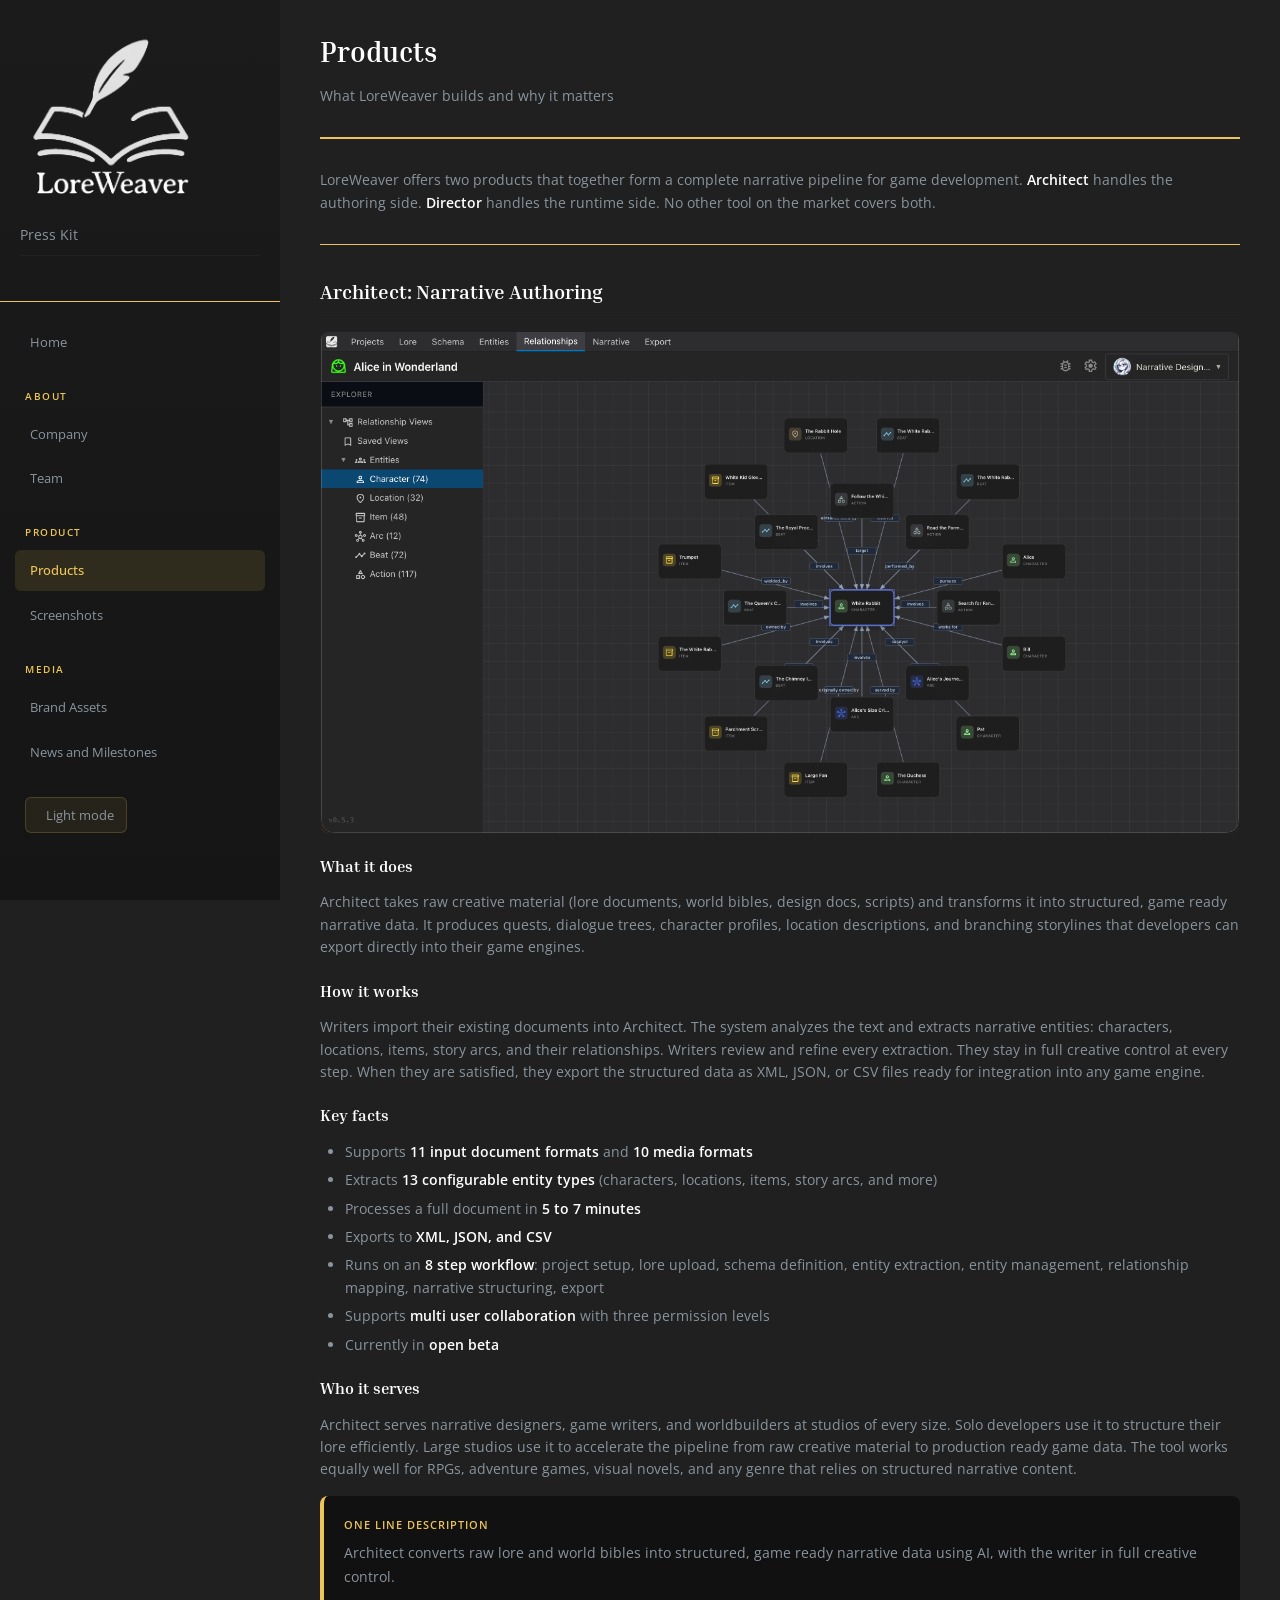
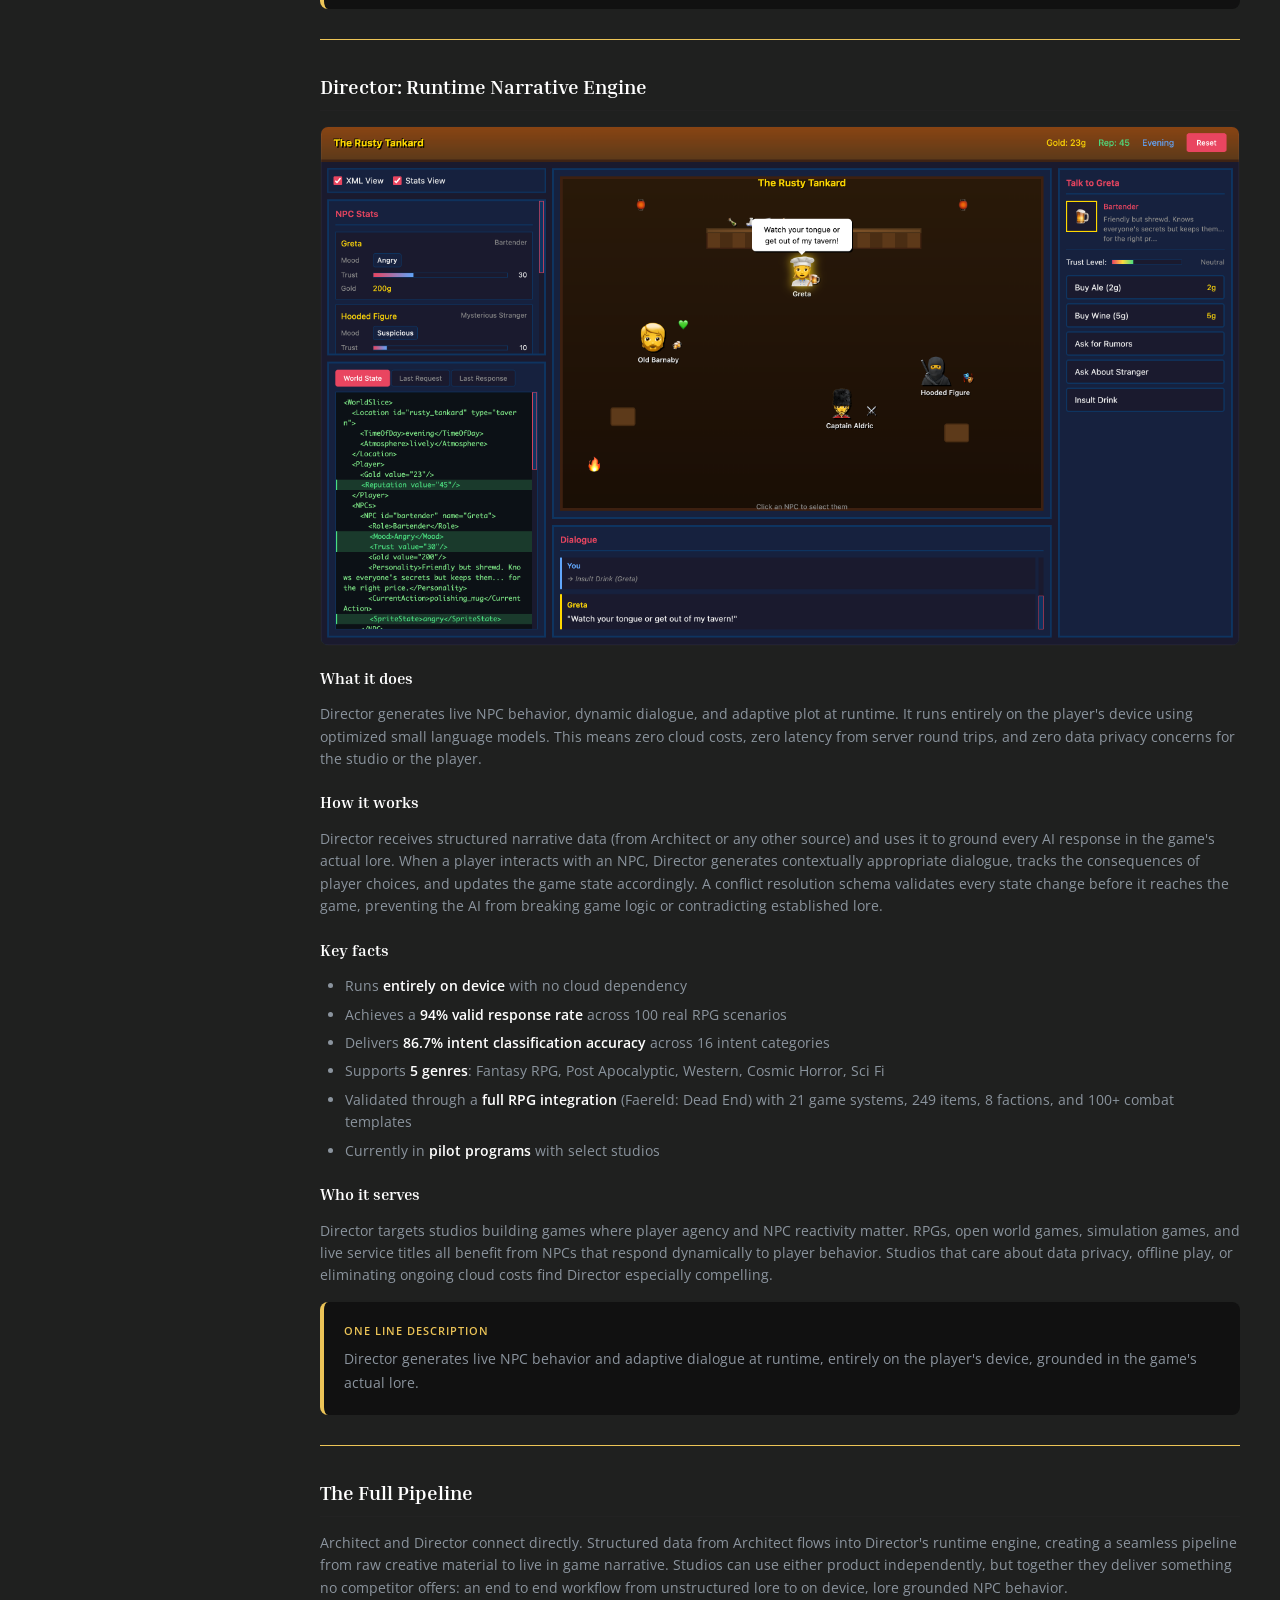
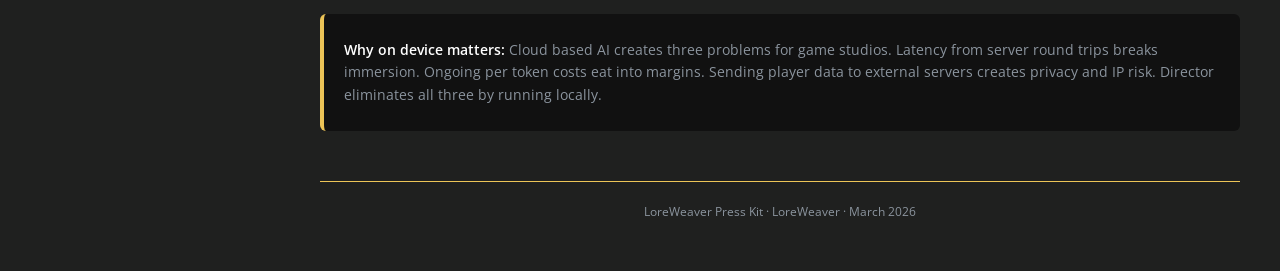
<file: products.html>
<!DOCTYPE html>
<html lang="en">
<head>
    <meta charset="UTF-8">
    <meta name="viewport" content="width=device-width, initial-scale=1.0">
    <title>Products - LoreWeaver Press Kit</title>
    <meta property="og:image" content="images/loreweaver-thumbnail-400x400.png">
    <meta property="og:type" content="website">
    <link rel="stylesheet" href="styles.css">
</head>
<body>
    <div class="page-wrapper">
        <nav class="sidebar">
            <div class="sidebar-logo">
                <img src="images/LoreWeaverLogo_white (1).png" alt="LoreWeaver">
                <h2>Press Kit</h2>
            </div>

            <div class="nav-section">
                <a href="index.html" class="nav-link">Home</a>
            </div>

            <div class="nav-section">
                <div class="nav-section-title">About</div>
                <a href="company.html" class="nav-link">Company</a>
                <a href="team.html" class="nav-link">Team</a>
            </div>

            <div class="nav-section">
                <div class="nav-section-title">Product</div>
                <a href="products.html" class="nav-link active">Products</a>
                <a href="screenshots.html" class="nav-link">Screenshots</a>
            </div>

            <div class="nav-section">
                <div class="nav-section-title">Media</div>
                <a href="brand-assets.html" class="nav-link">Brand Assets</a>
                <a href="news.html" class="nav-link">News and Milestones</a>
            </div>

            <button class="theme-toggle" id="theme-toggle" onclick="toggleTheme()" title="Toggle light/dark mode">
                <span class="theme-toggle-icon" id="theme-icon"></span> <span id="theme-label"></span>
            </button>
        </nav>

        <main class="main-content">
            <div class="page-header">
                <h1>Products</h1>
                <p class="subtitle">What LoreWeaver builds and why it matters</p>
            </div>

            <p>LoreWeaver offers two products that together form a complete narrative pipeline for game development. <strong>Architect</strong> handles the authoring side. <strong>Director</strong> handles the runtime side. No other tool on the market covers both.</p>

            <hr>

            <h2>Architect: Narrative Authoring</h2>

            <div style="border-radius: 8px; overflow: hidden; border: 1px solid var(--border-color); margin-bottom: 20px;">
                <img src="images/architect-7.png" alt="LoreWeaver Architect: entity relationship graph" style="width: 100%; display: block;">
            </div>

            <h3>What it does</h3>
            <p>Architect takes raw creative material (lore documents, world bibles, design docs, scripts) and transforms it into structured, game ready narrative data. It produces quests, dialogue trees, character profiles, location descriptions, and branching storylines that developers can export directly into their game engines.</p>

            <h3>How it works</h3>
            <p>Writers import their existing documents into Architect. The system analyzes the text and extracts narrative entities: characters, locations, items, story arcs, and their relationships. Writers review and refine every extraction. They stay in full creative control at every step. When they are satisfied, they export the structured data as XML, JSON, or CSV files ready for integration into any game engine.</p>

            <h3>Key facts</h3>
            <ul>
                <li>Supports <strong>11 input document formats</strong> and <strong>10 media formats</strong></li>
                <li>Extracts <strong>13 configurable entity types</strong> (characters, locations, items, story arcs, and more)</li>
                <li>Processes a full document in <strong>5 to 7 minutes</strong></li>
                <li>Exports to <strong>XML, JSON, and CSV</strong></li>
                <li>Runs on an <strong>8 step workflow</strong>: project setup, lore upload, schema definition, entity extraction, entity management, relationship mapping, narrative structuring, export</li>
                <li>Supports <strong>multi user collaboration</strong> with three permission levels</li>
                <li>Currently in <strong>open beta</strong></li>
            </ul>

            <h3>Who it serves</h3>
            <p>Architect serves narrative designers, game writers, and worldbuilders at studios of every size. Solo developers use it to structure their lore efficiently. Large studios use it to accelerate the pipeline from raw creative material to production ready game data. The tool works equally well for RPGs, adventure games, visual novels, and any genre that relies on structured narrative content.</p>

            <div class="copy-block">
                <span class="copy-label">One line description</span>
                <p>Architect converts raw lore and world bibles into structured, game ready narrative data using AI, with the writer in full creative control.</p>
            </div>

            <hr>

            <h2>Director: Runtime Narrative Engine</h2>

            <div style="border-radius: 8px; overflow: hidden; border: 1px solid var(--border-color); margin-bottom: 20px;">
                <img src="images/director-2.png" alt="LoreWeaver Director: runtime narrative engine" style="width: 100%; display: block;">
            </div>

            <h3>What it does</h3>
            <p>Director generates live NPC behavior, dynamic dialogue, and adaptive plot at runtime. It runs entirely on the player's device using optimized small language models. This means zero cloud costs, zero latency from server round trips, and zero data privacy concerns for the studio or the player.</p>

            <h3>How it works</h3>
            <p>Director receives structured narrative data (from Architect or any other source) and uses it to ground every AI response in the game's actual lore. When a player interacts with an NPC, Director generates contextually appropriate dialogue, tracks the consequences of player choices, and updates the game state accordingly. A conflict resolution schema validates every state change before it reaches the game, preventing the AI from breaking game logic or contradicting established lore.</p>

            <h3>Key facts</h3>
            <ul>
                <li>Runs <strong>entirely on device</strong> with no cloud dependency</li>
                <li>Achieves a <strong>94% valid response rate</strong> across 100 real RPG scenarios</li>
                <li>Delivers <strong>86.7% intent classification accuracy</strong> across 16 intent categories</li>
                <li>Supports <strong>5 genres</strong>: Fantasy RPG, Post Apocalyptic, Western, Cosmic Horror, Sci Fi</li>
                <li>Validated through a <strong>full RPG integration</strong> (Faereld: Dead End) with 21 game systems, 249 items, 8 factions, and 100+ combat templates</li>
                <li>Currently in <strong>pilot programs</strong> with select studios</li>
            </ul>

            <h3>Who it serves</h3>
            <p>Director targets studios building games where player agency and NPC reactivity matter. RPGs, open world games, simulation games, and live service titles all benefit from NPCs that respond dynamically to player behavior. Studios that care about data privacy, offline play, or eliminating ongoing cloud costs find Director especially compelling.</p>

            <div class="copy-block">
                <span class="copy-label">One line description</span>
                <p>Director generates live NPC behavior and adaptive dialogue at runtime, entirely on the player's device, grounded in the game's actual lore.</p>
            </div>

            <hr>

            <h2>The Full Pipeline</h2>
            <p>Architect and Director connect directly. Structured data from Architect flows into Director's runtime engine, creating a seamless pipeline from raw creative material to live in game narrative. Studios can use either product independently, but together they deliver something no competitor offers: an end to end workflow from unstructured lore to on device, lore grounded NPC behavior.</p>

            <div class="callout">
                <p><strong>Why on device matters:</strong> Cloud based AI creates three problems for game studios. Latency from server round trips breaks immersion. Ongoing per token costs eat into margins. Sending player data to external servers creates privacy and IP risk. Director eliminates all three by running locally.</p>
            </div>

            <div class="page-footer">
                LoreWeaver Press Kit &middot; LoreWeaver &middot; March 2026
            </div>
        </main>
    </div>
<script>
(function() {
    var theme = localStorage.getItem('presskit-theme') || 'dark';
    document.documentElement.setAttribute('data-theme', theme);
    function updateBtn(t) {
        var icon = document.getElementById('theme-icon');
        var label = document.getElementById('theme-label');
        if (icon) icon.textContent = '';
        if (label) label.textContent = t === 'dark' ? 'Light mode' : 'Dark mode';
    }
    window.toggleTheme = function() {
        var current = document.documentElement.getAttribute('data-theme') || 'dark';
        var next = current === 'dark' ? 'light' : 'dark';
        document.documentElement.setAttribute('data-theme', next);
        localStorage.setItem('presskit-theme', next);
        updateBtn(next);
    };
    document.addEventListener('DOMContentLoaded', function() { updateBtn(theme); });
})();
</script>
</body>
</html>
</file>
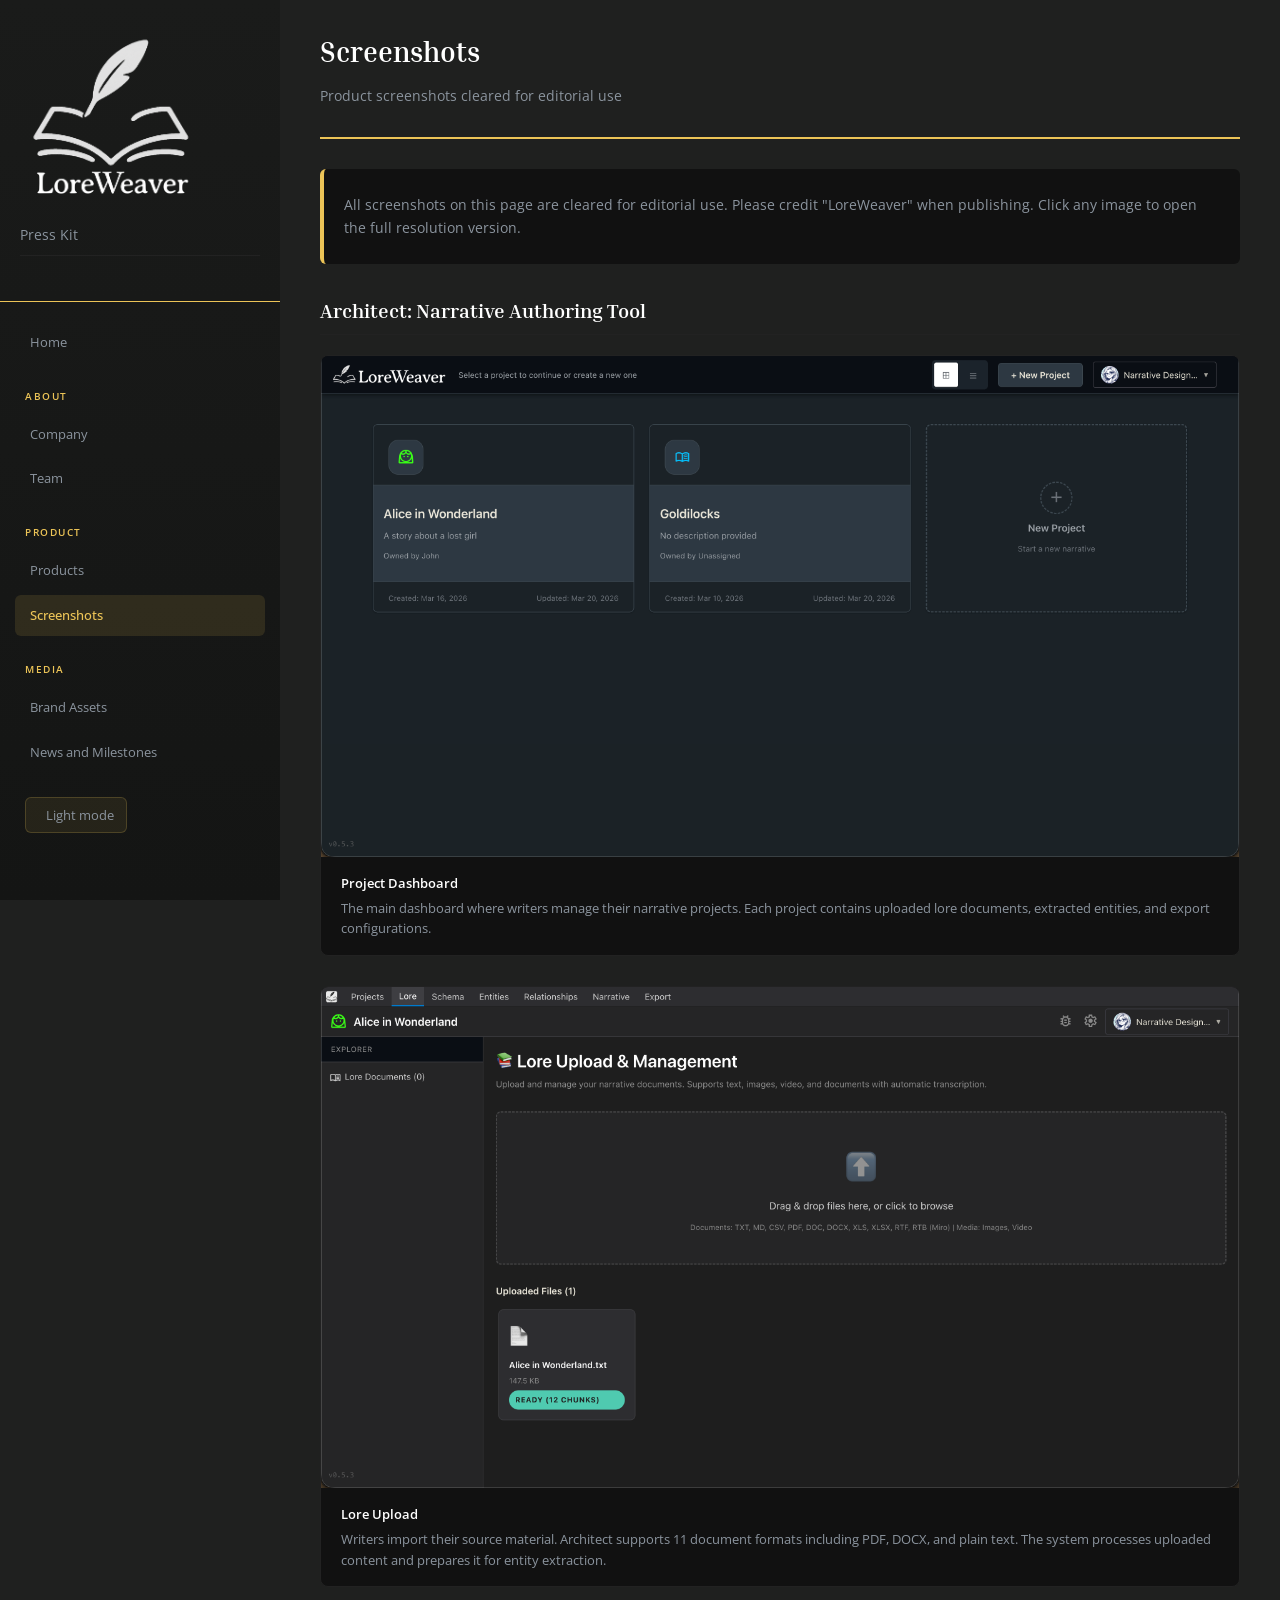
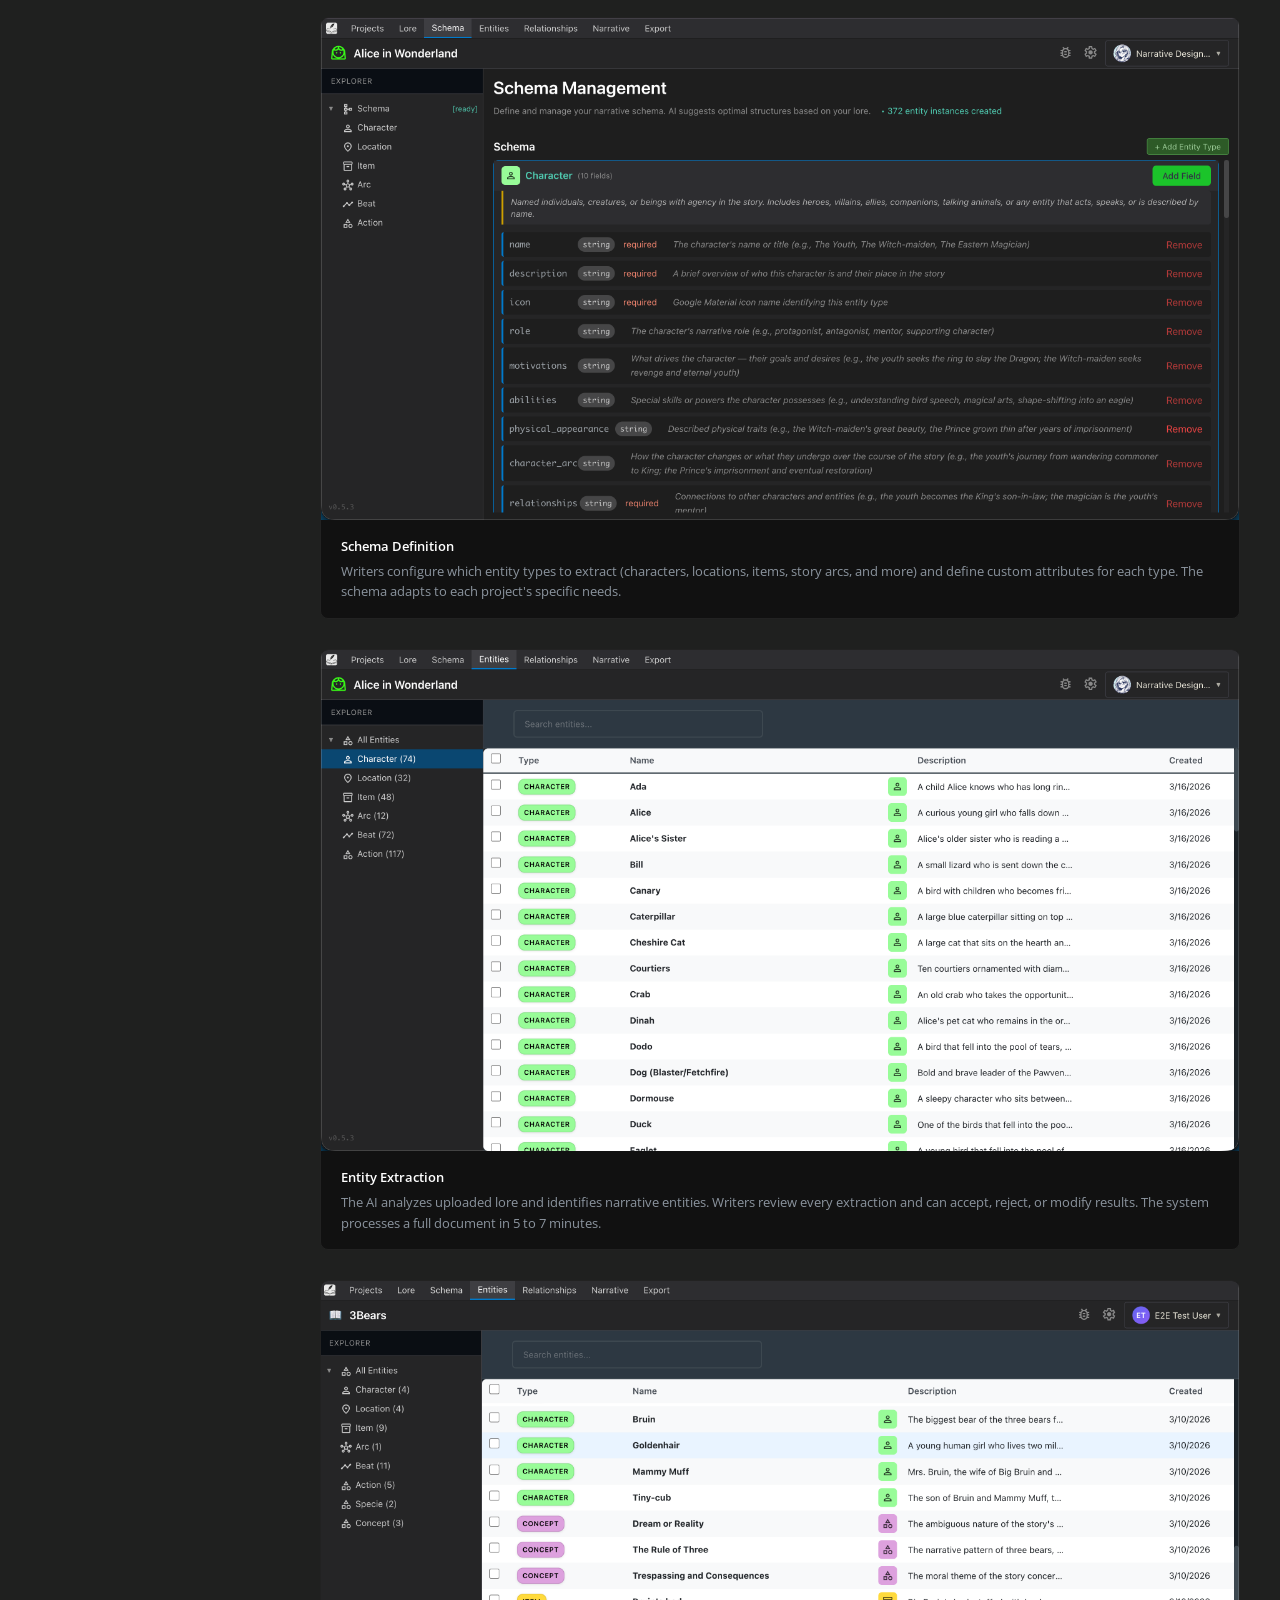
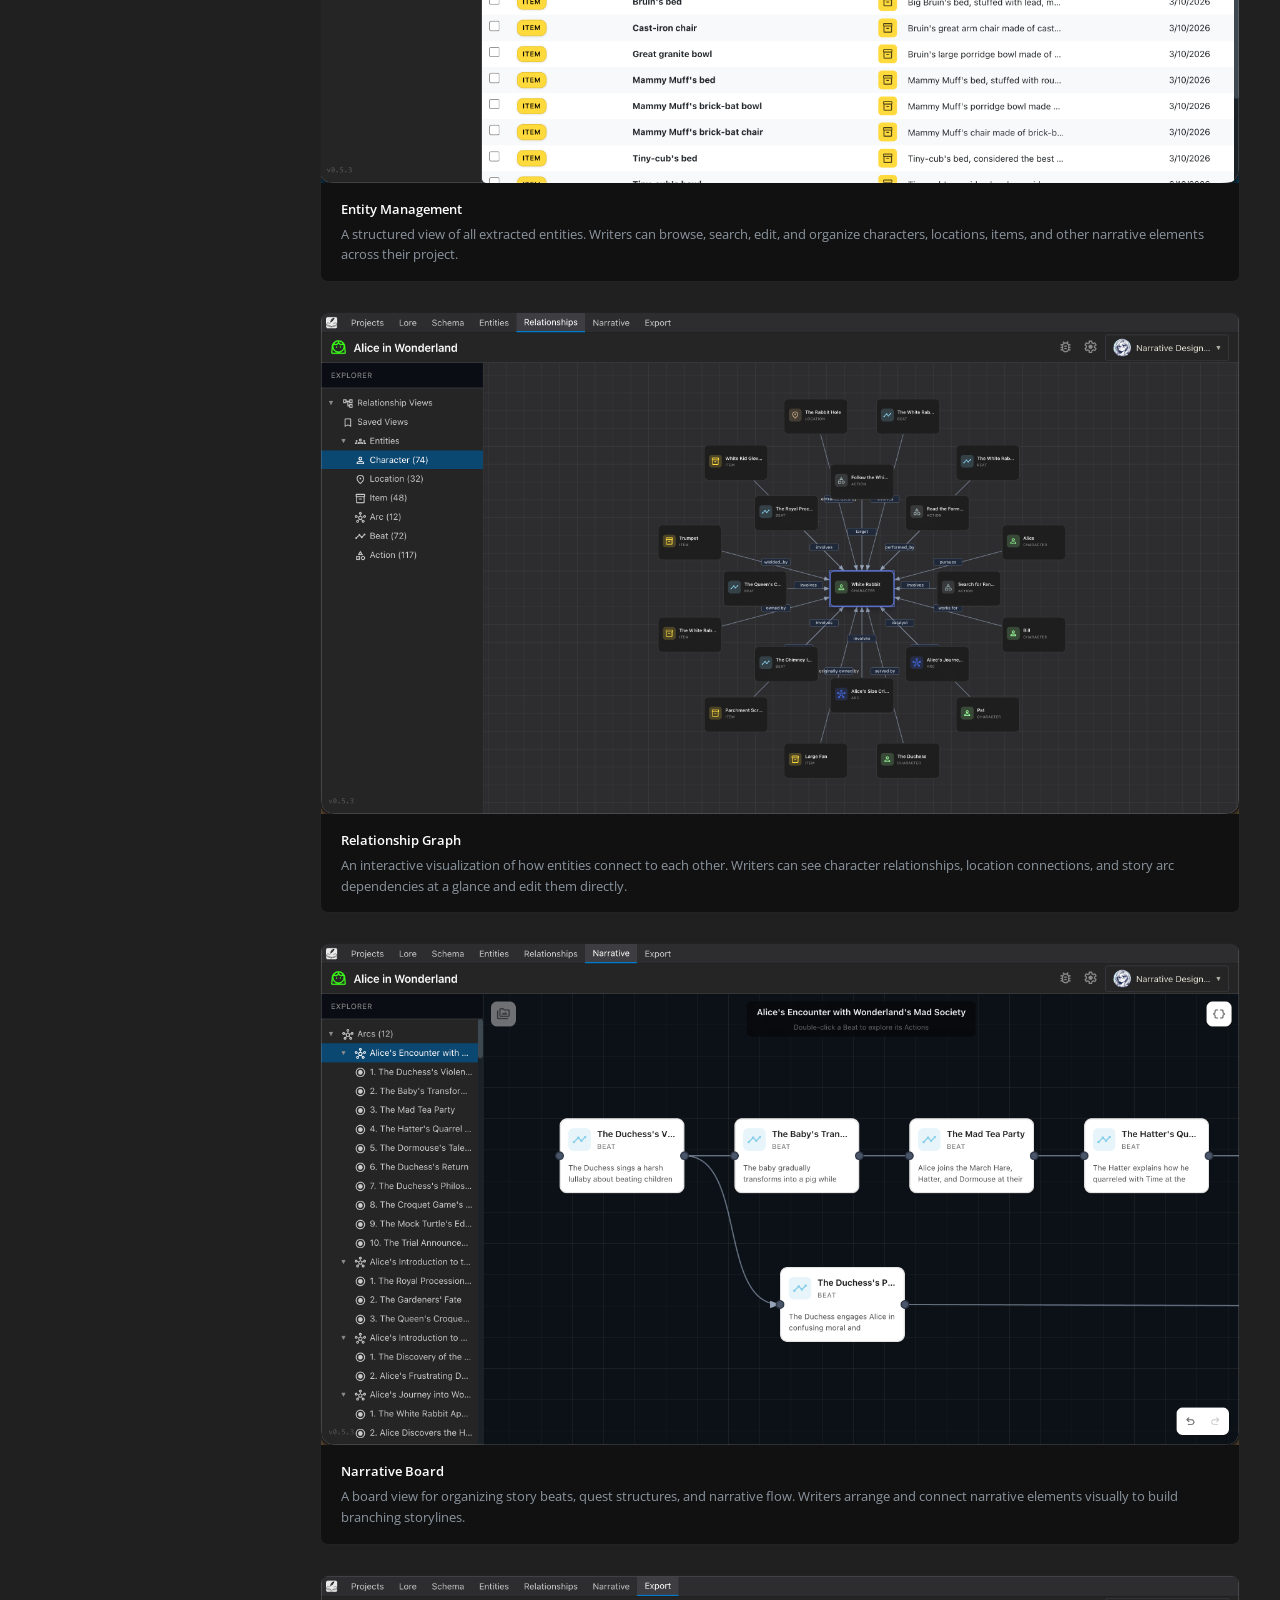
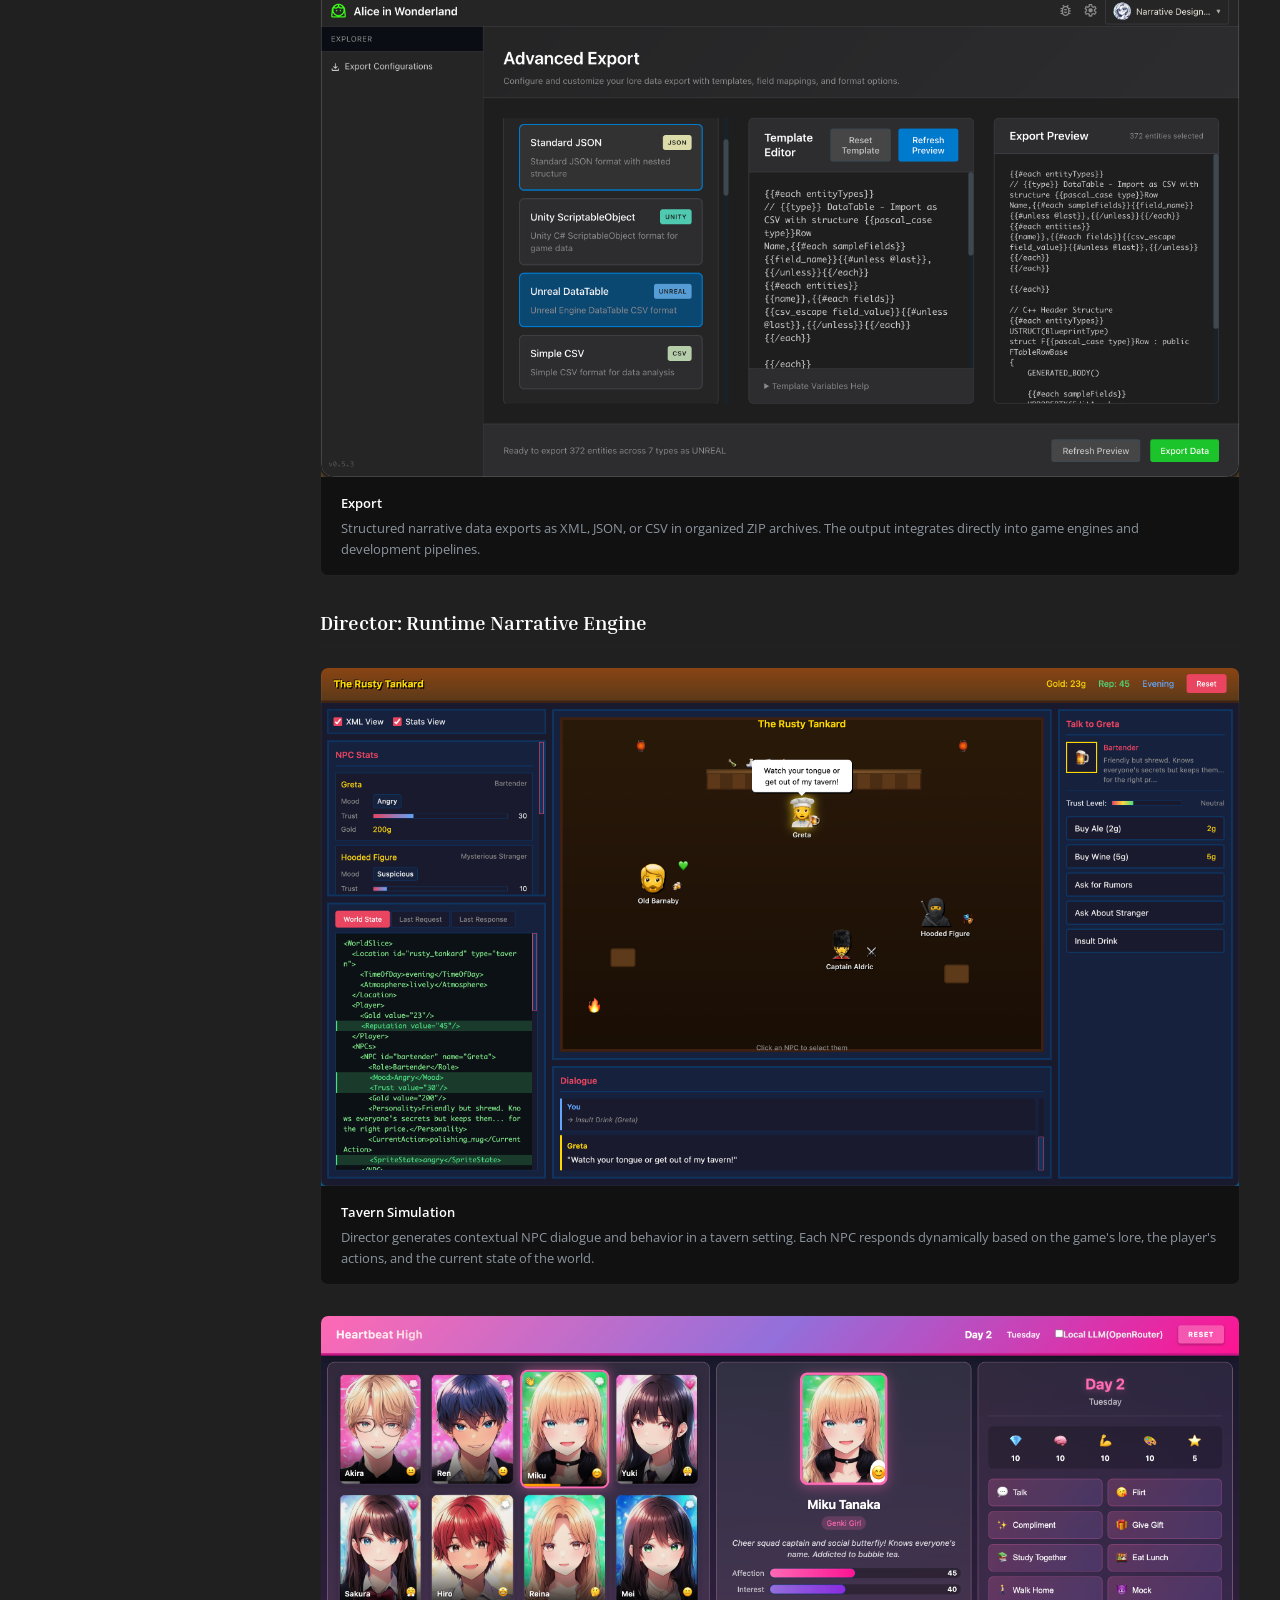
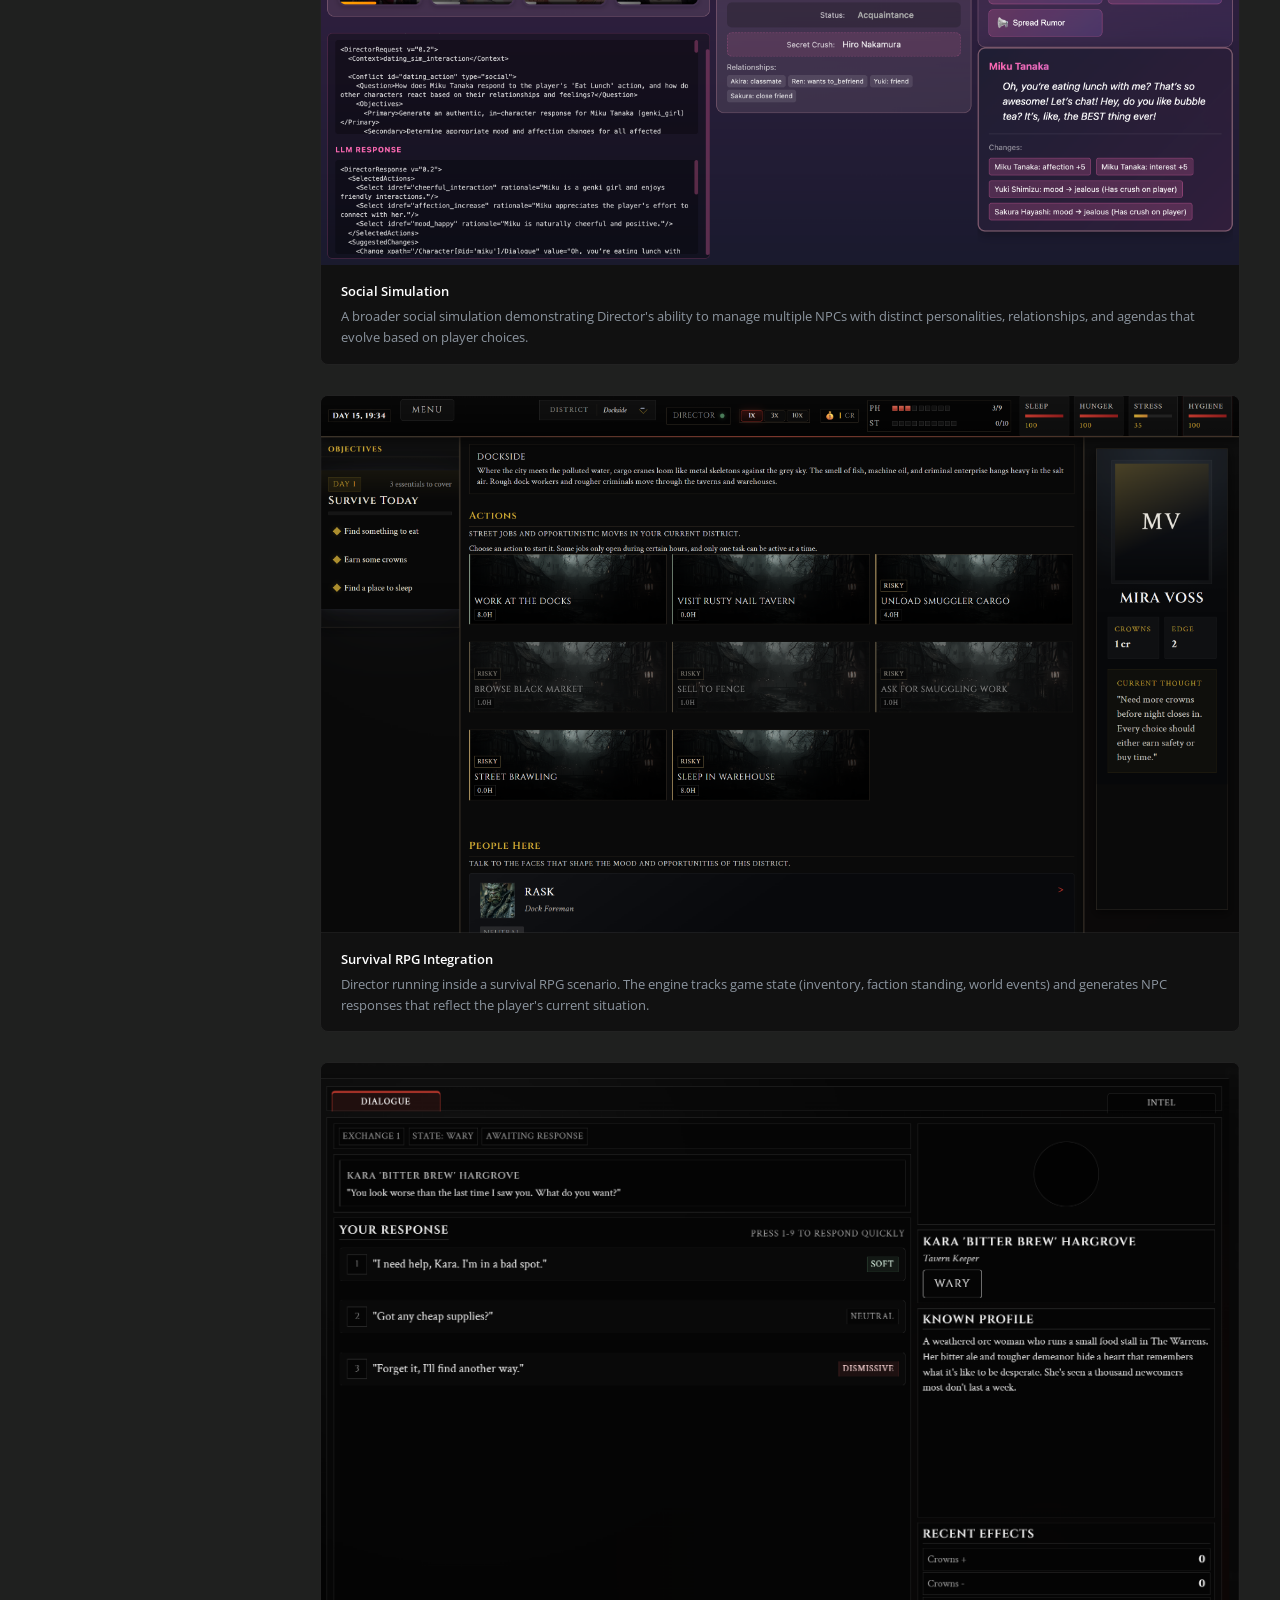
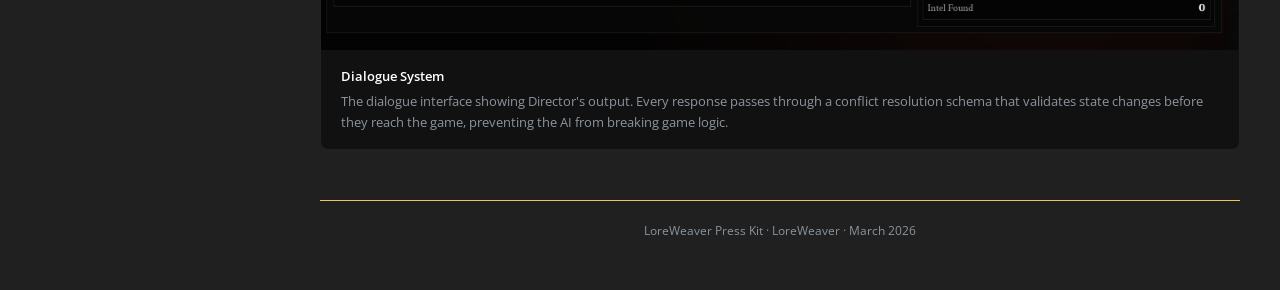
<file: screenshots.html>
<!DOCTYPE html>
<html lang="en">
<head>
    <meta charset="UTF-8">
    <meta name="viewport" content="width=device-width, initial-scale=1.0">
    <title>Screenshots - LoreWeaver Press Kit</title>
    <meta property="og:image" content="images/loreweaver-thumbnail-400x400.png">
    <meta property="og:type" content="website">
    <link rel="stylesheet" href="styles.css">
</head>
<body>
    <div class="page-wrapper">
        <nav class="sidebar">
            <div class="sidebar-logo">
                <img src="images/LoreWeaverLogo_white (1).png" alt="LoreWeaver">
                <h2>Press Kit</h2>
            </div>

            <div class="nav-section">
                <a href="index.html" class="nav-link">Home</a>
            </div>

            <div class="nav-section">
                <div class="nav-section-title">About</div>
                <a href="company.html" class="nav-link">Company</a>
                <a href="team.html" class="nav-link">Team</a>
            </div>

            <div class="nav-section">
                <div class="nav-section-title">Product</div>
                <a href="products.html" class="nav-link">Products</a>
                <a href="screenshots.html" class="nav-link active">Screenshots</a>
            </div>

            <div class="nav-section">
                <div class="nav-section-title">Media</div>
                <a href="brand-assets.html" class="nav-link">Brand Assets</a>
                <a href="news.html" class="nav-link">News and Milestones</a>
            </div>

            <button class="theme-toggle" id="theme-toggle" onclick="toggleTheme()" title="Toggle light/dark mode">
                <span class="theme-toggle-icon" id="theme-icon"></span> <span id="theme-label"></span>
            </button>
        </nav>

        <main class="main-content">
            <div class="page-header">
                <h1>Screenshots</h1>
                <p class="subtitle">Product screenshots cleared for editorial use</p>
            </div>

            <div class="callout">
                <p>All screenshots on this page are cleared for editorial use. Please credit "LoreWeaver" when publishing. Click any image to open the full resolution version.</p>
            </div>

            <h2>Architect: Narrative Authoring Tool</h2>

            <div class="screenshot-grid">
                <div class="screenshot-item">
                    <a href="images/architect-4.png" target="_blank">
                        <img src="images/architect-4.png" alt="Architect: Project Dashboard" loading="lazy">
                    </a>
                    <div class="screenshot-caption">
                        <strong>Project Dashboard</strong>
                        The main dashboard where writers manage their narrative projects. Each project contains uploaded lore documents, extracted entities, and export configurations.
                    </div>
                </div>

                <div class="screenshot-item">
                    <a href="images/architect-3.png" target="_blank">
                        <img src="images/architect-3.png" alt="Architect: Lore Upload" loading="lazy">
                    </a>
                    <div class="screenshot-caption">
                        <strong>Lore Upload</strong>
                        Writers import their source material. Architect supports 11 document formats including PDF, DOCX, and plain text. The system processes uploaded content and prepares it for entity extraction.
                    </div>
                </div>

                <div class="screenshot-item">
                    <a href="images/architect-5.png" target="_blank">
                        <img src="images/architect-5.png" alt="Architect: Schema Definition" loading="lazy">
                    </a>
                    <div class="screenshot-caption">
                        <strong>Schema Definition</strong>
                        Writers configure which entity types to extract (characters, locations, items, story arcs, and more) and define custom attributes for each type. The schema adapts to each project's specific needs.
                    </div>
                </div>

                <div class="screenshot-item">
                    <a href="images/architect-6.png" target="_blank">
                        <img src="images/architect-6.png" alt="Architect: Entity Extraction" loading="lazy">
                    </a>
                    <div class="screenshot-caption">
                        <strong>Entity Extraction</strong>
                        The AI analyzes uploaded lore and identifies narrative entities. Writers review every extraction and can accept, reject, or modify results. The system processes a full document in 5 to 7 minutes.
                    </div>
                </div>

                <div class="screenshot-item">
                    <a href="images/architect-2.png" target="_blank">
                        <img src="images/architect-2.png" alt="Architect: Entity Management" loading="lazy">
                    </a>
                    <div class="screenshot-caption">
                        <strong>Entity Management</strong>
                        A structured view of all extracted entities. Writers can browse, search, edit, and organize characters, locations, items, and other narrative elements across their project.
                    </div>
                </div>

                <div class="screenshot-item">
                    <a href="images/architect-7.png" target="_blank">
                        <img src="images/architect-7.png" alt="Architect: Relationship Graph" loading="lazy">
                    </a>
                    <div class="screenshot-caption">
                        <strong>Relationship Graph</strong>
                        An interactive visualization of how entities connect to each other. Writers can see character relationships, location connections, and story arc dependencies at a glance and edit them directly.
                    </div>
                </div>

                <div class="screenshot-item">
                    <a href="images/architect-8.png" target="_blank">
                        <img src="images/architect-8.png" alt="Architect: Narrative Board" loading="lazy">
                    </a>
                    <div class="screenshot-caption">
                        <strong>Narrative Board</strong>
                        A board view for organizing story beats, quest structures, and narrative flow. Writers arrange and connect narrative elements visually to build branching storylines.
                    </div>
                </div>

                <div class="screenshot-item">
                    <a href="images/architect-9.png" target="_blank">
                        <img src="images/architect-9.png" alt="Architect: Export" loading="lazy">
                    </a>
                    <div class="screenshot-caption">
                        <strong>Export</strong>
                        Structured narrative data exports as XML, JSON, or CSV in organized ZIP archives. The output integrates directly into game engines and development pipelines.
                    </div>
                </div>
            </div>

            <h2>Director: Runtime Narrative Engine</h2>

            <div class="screenshot-grid">
                <div class="screenshot-item">
                    <a href="images/director-2.png" target="_blank">
                        <img src="images/director-2.png" alt="Director: Tavern Simulation" loading="lazy">
                    </a>
                    <div class="screenshot-caption">
                        <strong>Tavern Simulation</strong>
                        Director generates contextual NPC dialogue and behavior in a tavern setting. Each NPC responds dynamically based on the game's lore, the player's actions, and the current state of the world.
                    </div>
                </div>

                <div class="screenshot-item">
                    <a href="images/director-3.png" target="_blank">
                        <img src="images/director-3.png" alt="Director: Social Simulation" loading="lazy">
                    </a>
                    <div class="screenshot-caption">
                        <strong>Social Simulation</strong>
                        A broader social simulation demonstrating Director's ability to manage multiple NPCs with distinct personalities, relationships, and agendas that evolve based on player choices.
                    </div>
                </div>

                <div class="screenshot-item">
                    <a href="images/director-4.png" target="_blank">
                        <img src="images/director-4.png" alt="Director: Survival RPG" loading="lazy">
                    </a>
                    <div class="screenshot-caption">
                        <strong>Survival RPG Integration</strong>
                        Director running inside a survival RPG scenario. The engine tracks game state (inventory, faction standing, world events) and generates NPC responses that reflect the player's current situation.
                    </div>
                </div>

                <div class="screenshot-item">
                    <a href="images/director-5.png" target="_blank">
                        <img src="images/director-5.png" alt="Director: Dialogue System" loading="lazy">
                    </a>
                    <div class="screenshot-caption">
                        <strong>Dialogue System</strong>
                        The dialogue interface showing Director's output. Every response passes through a conflict resolution schema that validates state changes before they reach the game, preventing the AI from breaking game logic.
                    </div>
                </div>
            </div>

            <div class="page-footer">
                LoreWeaver Press Kit &middot; LoreWeaver &middot; March 2026
            </div>
        </main>
    </div>
<script>
(function() {
    var theme = localStorage.getItem('presskit-theme') || 'dark';
    document.documentElement.setAttribute('data-theme', theme);
    function updateBtn(t) {
        var icon = document.getElementById('theme-icon');
        var label = document.getElementById('theme-label');
        if (icon) icon.textContent = '';
        if (label) label.textContent = t === 'dark' ? 'Light mode' : 'Dark mode';
    }
    window.toggleTheme = function() {
        var current = document.documentElement.getAttribute('data-theme') || 'dark';
        var next = current === 'dark' ? 'light' : 'dark';
        document.documentElement.setAttribute('data-theme', next);
        localStorage.setItem('presskit-theme', next);
        updateBtn(next);
    };
    document.addEventListener('DOMContentLoaded', function() { updateBtn(theme); });
})();
</script>
</body>
</html>
</file>
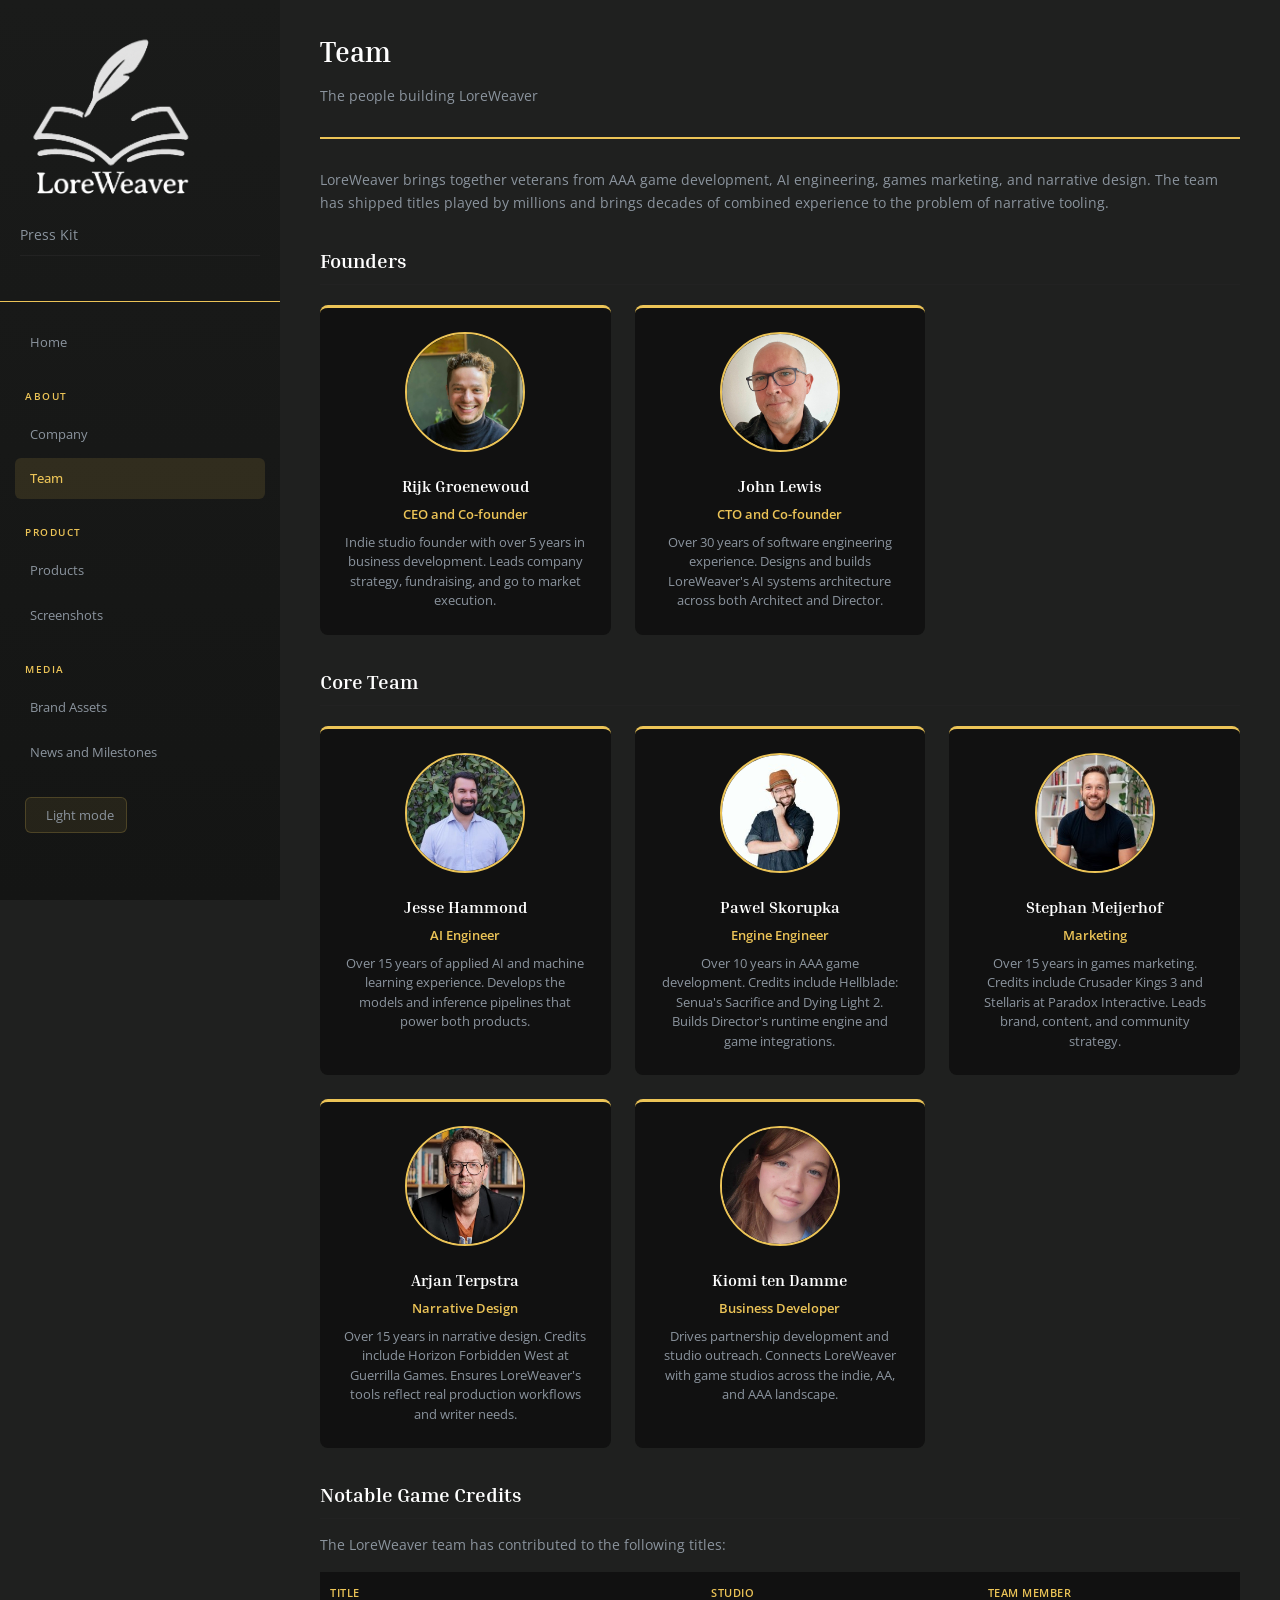
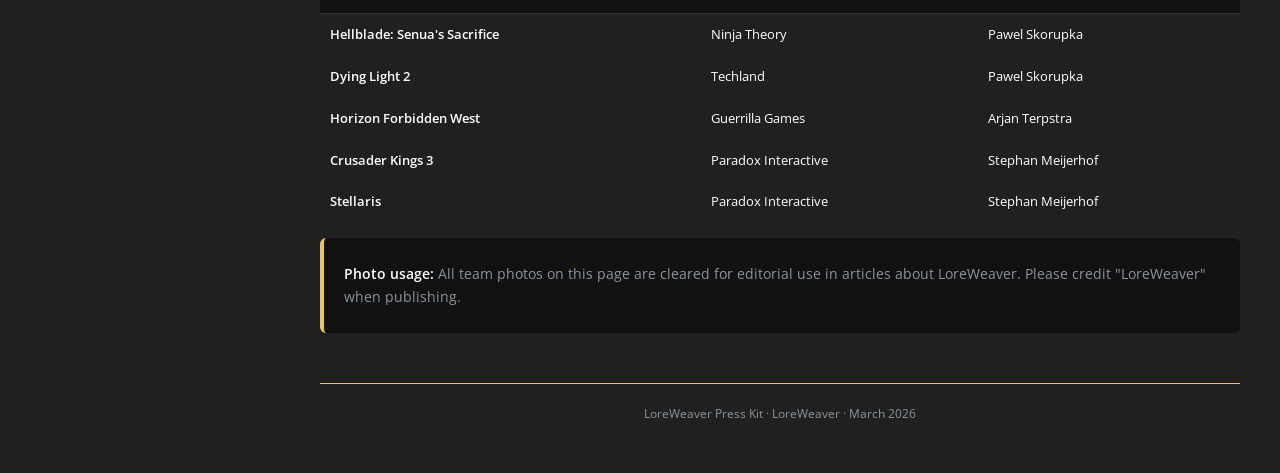
<file: team.html>
<!DOCTYPE html>
<html lang="en">
<head>
    <meta charset="UTF-8">
    <meta name="viewport" content="width=device-width, initial-scale=1.0">
    <title>Team - LoreWeaver Press Kit</title>
    <meta property="og:image" content="images/loreweaver-thumbnail-400x400.png">
    <meta property="og:type" content="website">
    <link rel="stylesheet" href="styles.css">
</head>
<body>
    <div class="page-wrapper">
        <nav class="sidebar">
            <div class="sidebar-logo">
                <img src="images/LoreWeaverLogo_white (1).png" alt="LoreWeaver">
                <h2>Press Kit</h2>
            </div>

            <div class="nav-section">
                <a href="index.html" class="nav-link">Home</a>
            </div>

            <div class="nav-section">
                <div class="nav-section-title">About</div>
                <a href="company.html" class="nav-link">Company</a>
                <a href="team.html" class="nav-link active">Team</a>
            </div>

            <div class="nav-section">
                <div class="nav-section-title">Product</div>
                <a href="products.html" class="nav-link">Products</a>
                <a href="screenshots.html" class="nav-link">Screenshots</a>
            </div>

            <div class="nav-section">
                <div class="nav-section-title">Media</div>
                <a href="brand-assets.html" class="nav-link">Brand Assets</a>
                <a href="news.html" class="nav-link">News and Milestones</a>
            </div>

            <button class="theme-toggle" id="theme-toggle" onclick="toggleTheme()" title="Toggle light/dark mode">
                <span class="theme-toggle-icon" id="theme-icon"></span> <span id="theme-label"></span>
            </button>
        </nav>

        <main class="main-content">
            <div class="page-header">
                <h1>Team</h1>
                <p class="subtitle">The people building LoreWeaver</p>
            </div>

            <p>LoreWeaver brings together veterans from AAA game development, AI engineering, games marketing, and narrative design. The team has shipped titles played by millions and brings decades of combined experience to the problem of narrative tooling.</p>

            <h2>Founders</h2>
            <div class="team-grid">
                <div class="team-card">
                    <img src="images/Rijk.jpg" alt="Rijk Groenewoud">
                    <div class="team-name">Rijk Groenewoud</div>
                    <div class="team-role">CEO and Co-founder</div>
                    <div class="team-bio">Indie studio founder with over 5 years in business development. Leads company strategy, fundraising, and go to market execution.</div>
                </div>
                <div class="team-card">
                    <img src="images/John.jpg" alt="John Lewis">
                    <div class="team-name">John Lewis</div>
                    <div class="team-role">CTO and Co-founder</div>
                    <div class="team-bio">Over 30 years of software engineering experience. Designs and builds LoreWeaver's AI systems architecture across both Architect and Director.</div>
                </div>
            </div>

            <h2>Core Team</h2>
            <div class="team-grid">
                <div class="team-card">
                    <img src="images/Jesse.png" alt="Jesse Hammond">
                    <div class="team-name">Jesse Hammond</div>
                    <div class="team-role">AI Engineer</div>
                    <div class="team-bio">Over 15 years of applied AI and machine learning experience. Develops the models and inference pipelines that power both products.</div>
                </div>
                <div class="team-card">
                    <img src="images/Pawel.jpg" alt="Pawel Skorupka">
                    <div class="team-name">Pawel Skorupka</div>
                    <div class="team-role">Engine Engineer</div>
                    <div class="team-bio">Over 10 years in AAA game development. Credits include Hellblade: Senua's Sacrifice and Dying Light 2. Builds Director's runtime engine and game integrations.</div>
                </div>
                <div class="team-card">
                    <img src="images/Stephan.jpg" alt="Stephan Meijerhof">
                    <div class="team-name">Stephan Meijerhof</div>
                    <div class="team-role">Marketing</div>
                    <div class="team-bio">Over 15 years in games marketing. Credits include Crusader Kings 3 and Stellaris at Paradox Interactive. Leads brand, content, and community strategy.</div>
                </div>
                <div class="team-card">
                    <img src="images/Arjan.jpg" alt="Arjan Terpstra">
                    <div class="team-name">Arjan Terpstra</div>
                    <div class="team-role">Narrative Design</div>
                    <div class="team-bio">Over 15 years in narrative design. Credits include Horizon Forbidden West at Guerrilla Games. Ensures LoreWeaver's tools reflect real production workflows and writer needs.</div>
                </div>
                <div class="team-card">
                    <img src="images/kiomi.jpg" alt="Kiomi ten Damme">
                    <div class="team-name">Kiomi ten Damme</div>
                    <div class="team-role">Business Developer</div>
                    <div class="team-bio">Drives partnership development and studio outreach. Connects LoreWeaver with game studios across the indie, AA, and AAA landscape.</div>
                </div>
            </div>

            <h2>Notable Game Credits</h2>
            <p>The LoreWeaver team has contributed to the following titles:</p>
            <table>
                <thead>
                <tr>
                    <th>Title</th>
                    <th>Studio</th>
                    <th>Team Member</th>
                </tr>
                </thead>
                <tbody>
                <tr>
                    <td><strong>Hellblade: Senua's Sacrifice</strong></td>
                    <td>Ninja Theory</td>
                    <td>Pawel Skorupka</td>
                </tr>
                <tr>
                    <td><strong>Dying Light 2</strong></td>
                    <td>Techland</td>
                    <td>Pawel Skorupka</td>
                </tr>
                <tr>
                    <td><strong>Horizon Forbidden West</strong></td>
                    <td>Guerrilla Games</td>
                    <td>Arjan Terpstra</td>
                </tr>
                <tr>
                    <td><strong>Crusader Kings 3</strong></td>
                    <td>Paradox Interactive</td>
                    <td>Stephan Meijerhof</td>
                </tr>
                <tr>
                    <td><strong>Stellaris</strong></td>
                    <td>Paradox Interactive</td>
                    <td>Stephan Meijerhof</td>
                </tr>
                </tbody>
            </table>

            <div class="callout">
                <p><strong>Photo usage:</strong> All team photos on this page are cleared for editorial use in articles about LoreWeaver. Please credit "LoreWeaver" when publishing.</p>
            </div>

            <div class="page-footer">
                LoreWeaver Press Kit &middot; LoreWeaver &middot; March 2026
            </div>
        </main>
    </div>
<script>
(function() {
    var theme = localStorage.getItem('presskit-theme') || 'dark';
    document.documentElement.setAttribute('data-theme', theme);
    function updateBtn(t) {
        var icon = document.getElementById('theme-icon');
        var label = document.getElementById('theme-label');
        if (icon) icon.textContent = '';
        if (label) label.textContent = t === 'dark' ? 'Light mode' : 'Dark mode';
    }
    window.toggleTheme = function() {
        var current = document.documentElement.getAttribute('data-theme') || 'dark';
        var next = current === 'dark' ? 'light' : 'dark';
        document.documentElement.setAttribute('data-theme', next);
        localStorage.setItem('presskit-theme', next);
        updateBtn(next);
    };
    document.addEventListener('DOMContentLoaded', function() { updateBtn(theme); });
})();
</script>
</body>
</html>
</file>
<file: styles.css>
/* LoreWeaver Press Kit - Dark Premium Theme */
/* Matches LoreWeaver house style */

@import url('https://fonts.googleapis.com/css2?family=Inria+Serif:wght@400;700&family=Open+Sans:wght@300;400;500;600;700&display=swap');

:root {
    --primary-color: #ECC457;
    --secondary-color: #D4A843;
    --accent-color: #ECC457;
    --tertiary-color: #3316E6;
    --text-color: #FFFFFF;
    --text-light: #8B949E;
    --border-color: #222222;
    --bg-light: #111111;
    --bg-white: #111111;
    --bg-body: #1F201F;
    --bg-cream: #eae6d5;
    --success-color: #38a169;
    --warning-color: #ECC457;
    --danger-color: #e53e3e;
    --info-color: #ECC457;
}

/* Light Mode Overrides */
[data-theme="light"] {
    --primary-color: #D4A843;
    --secondary-color: #B8922E;
    --accent-color: #D4A843;
    --text-color: #1F201F;
    --text-light: #4a5568;
    --border-color: #e2e8f0;
    --bg-light: #FFFFFF;
    --bg-white: #FFFFFF;
    --bg-body: #F5F5F0;
}

[data-theme="light"] .page-header h1,
[data-theme="light"] h2,
[data-theme="light"] h3 {
    color: #1F201F;
}

[data-theme="light"] td,
[data-theme="light"] strong,
[data-theme="light"] li strong {
    color: #1F201F;
}

[data-theme="light"] thead {
    background: #F0EDE6;
}

[data-theme="light"] th {
    border-bottom: 1px solid #d4cfc4;
}

[data-theme="light"] tbody tr:hover {
    background: #F9F8F5;
}

[data-theme="light"] .card {
    background: #FFFFFF;
    box-shadow: 0 1px 3px rgba(0, 0, 0, 0.1);
}

[data-theme="light"] blockquote,
[data-theme="light"] .callout {
    background: #FFFFFF;
}

[data-theme="light"] code {
    background: #F0EDE6;
}

/* Sidebar stays dark in both modes */
.sidebar,
.sidebar .nav-section-title,
.sidebar .nav-link,
.sidebar .nav-link:hover,
.sidebar .nav-link.active,
.sidebar .sidebar-logo h2 {
    color: revert;
}

.sidebar .nav-section-title {
    color: #ECC457;
}

.sidebar .nav-link {
    color: #8B949E;
}

.sidebar .nav-link:hover {
    color: #FFFFFF;
}

.sidebar .nav-link.active {
    color: #ECC457;
}

.sidebar .sidebar-logo h2 {
    color: #8B949E;
}

/* Theme Toggle Button */
.theme-toggle {
    display: flex;
    align-items: center;
    justify-content: center;
    margin: 10px 25px;
    padding: 8px 12px;
    background: rgba(236, 196, 87, 0.08);
    border: 1px solid rgba(236, 196, 87, 0.2);
    border-radius: 6px;
    color: #8B949E;
    font-size: 13px;
    font-family: 'Open Sans', sans-serif;
    cursor: pointer;
    transition: all 0.2s ease;
}

.theme-toggle:hover {
    background: rgba(236, 196, 87, 0.15);
    color: #FFFFFF;
}

.theme-toggle-icon {
    margin-right: 8px;
    font-size: 16px;
}

* {
    margin: 0;
    padding: 0;
    box-sizing: border-box;
}

body {
    font-family: 'Open Sans', -apple-system, BlinkMacSystemFont, 'Segoe UI', Roboto, sans-serif;
    font-size: 14px;
    line-height: 1.6;
    color: var(--text-color);
    background: var(--bg-body);
}

/* Layout */
.page-wrapper {
    display: flex;
    min-height: 100vh;
}

/* Sidebar Navigation */
.sidebar {
    width: 280px;
    background: linear-gradient(180deg, #1a1b1a, #141514);
    color: white;
    padding: 20px 0;
    position: fixed;
    height: 100vh;
    overflow-y: auto;
}

.sidebar-logo {
    padding: 10px 20px 30px;
    border-bottom: 1px solid var(--primary-color);
    margin-bottom: 20px;
}

.sidebar-logo img {
    max-width: 180px;
    height: auto;
}

.sidebar-logo h2 {
    font-family: 'Open Sans', sans-serif;
    font-size: 14px;
    font-weight: 400;
    color: var(--text-light);
    margin-top: 8px;
}

.nav-section {
    padding: 0 15px;
    margin-bottom: 25px;
}

.nav-section-title {
    font-size: 10px;
    text-transform: uppercase;
    letter-spacing: 1.5px;
    color: var(--primary-color);
    padding: 0 10px;
    margin-bottom: 10px;
    font-family: 'Open Sans', sans-serif;
    font-weight: 600;
}

.nav-link {
    display: block;
    padding: 10px 15px;
    color: var(--text-light);
    text-decoration: none;
    border-radius: 6px;
    margin-bottom: 4px;
    font-size: 13px;
    font-family: 'Open Sans', sans-serif;
    transition: all 0.2s ease;
}

.nav-link:hover {
    background: rgba(236, 196, 87, 0.08);
    color: #FFFFFF;
}

.nav-link.active {
    background: rgba(236, 196, 87, 0.12);
    color: var(--primary-color);
    font-weight: 500;
}

/* Main Content */
.main-content {
    flex: 1;
    margin-left: 280px;
    padding: 30px 40px;
    max-width: 1200px;
    background: var(--bg-body);
}

/* Page Header */
.page-header {
    margin-bottom: 30px;
    padding-bottom: 20px;
    border-bottom: 2px solid var(--primary-color);
}

.page-header h1 {
    font-family: 'Inria Serif', Georgia, serif;
    font-size: 28px;
    font-weight: 700;
    color: #FFFFFF;
    margin-bottom: 8px;
}

.page-header .subtitle {
    color: var(--text-light);
    font-size: 14px;
}

.page-header .version-badge {
    display: inline-block;
    background: var(--primary-color);
    color: #000000;
    padding: 3px 10px;
    border-radius: 4px;
    font-size: 11px;
    font-weight: 600;
    margin-left: 10px;
    vertical-align: middle;
    font-family: 'Open Sans', sans-serif;
}

/* Section Headers */
h2 {
    font-family: 'Inria Serif', Georgia, serif;
    font-size: 20px;
    font-weight: 700;
    color: #FFFFFF;
    margin: 30px 0 15px 0;
    padding-bottom: 8px;
    border-bottom: 1px solid var(--border-color);
}

h3 {
    font-family: 'Inria Serif', Georgia, serif;
    font-size: 16px;
    font-weight: 700;
    color: #FFFFFF;
    margin: 20px 0 12px 0;
}

h4 {
    font-family: 'Inria Serif', Georgia, serif;
    font-size: 14px;
    font-weight: 700;
    color: var(--text-light);
    margin: 15px 0 10px 0;
}

/* Cards */
.card {
    background: #111111;
    border-radius: 8px;
    box-shadow: 0 1px 3px rgba(0, 0, 0, 0.4);
    padding: 20px;
    margin-bottom: 20px;
    border-top: 3px solid var(--primary-color);
}

/* Tables */
table {
    width: 100%;
    border-collapse: collapse;
    margin: 15px 0;
    font-size: 13px;
}

thead {
    background: #111111;
}

th {
    padding: 12px 10px;
    text-align: left;
    font-weight: 600;
    font-size: 11px;
    color: var(--primary-color);
    text-transform: uppercase;
    letter-spacing: 0.5px;
    border-bottom: 1px solid #333333;
}

td {
    padding: 10px;
    border-bottom: 1px solid var(--border-color);
    color: #FFFFFF;
}

tbody tr:hover {
    background: #1a1a1a;
}

/* Callouts */
.callout {
    padding: 15px 20px;
    border-radius: 6px;
    margin: 15px 0;
    border-left: 4px solid var(--primary-color);
    background: #111111;
    color: var(--text-light);
}

blockquote {
    padding: 15px 20px;
    border-radius: 6px;
    margin: 15px 0;
    border-left: 4px solid var(--primary-color);
    background: #111111;
    color: var(--text-light);
}

blockquote p {
    margin: 0;
}

/* Lists */
ul, ol {
    margin: 10px 0;
    padding-left: 25px;
}

li {
    margin: 6px 0;
    color: var(--text-light);
}

li strong {
    color: #FFFFFF;
}

/* Paragraphs */
p {
    margin: 10px 0;
    color: var(--text-light);
}

/* Bold and Strong */
strong {
    font-weight: 600;
    color: #FFFFFF;
}

/* Links */
a {
    color: var(--primary-color);
    text-decoration: none;
}

a:hover {
    text-decoration: underline;
}

/* Horizontal Rules */
hr {
    border: none;
    border-top: 1px solid var(--primary-color);
    margin: 30px 0;
}

/* Footer */
.page-footer {
    margin-top: 50px;
    padding: 20px 0;
    border-top: 1px solid var(--primary-color);
    color: var(--text-light);
    font-size: 12px;
    text-align: center;
}

/* Hero */
.hero { text-align: center; padding: 40px 0 30px; }
.hero h1 { font-family: 'Inria Serif', serif; font-size: 36px; color: #FFFFFF; margin-bottom: 12px; border-bottom: none; }
.hero .tagline { color: var(--text-light); font-size: 16px; margin-bottom: 8px; }

/* Metrics Grid */
.metrics-grid { display: grid; grid-template-columns: repeat(4, 1fr); gap: 20px; margin: 30px 0; }
.metric-card { background: #111111; border-radius: 8px; padding: 24px; text-align: center; border-top: 3px solid var(--primary-color); }
.metric-value { font-family: 'Inria Serif', serif; font-size: 32px; font-weight: 700; color: var(--primary-color); }
.metric-label { font-size: 12px; color: var(--text-light); text-transform: uppercase; letter-spacing: 0.5px; margin-top: 8px; }

[data-theme="light"] .metric-card { background: #FFFFFF; box-shadow: 0 1px 3px rgba(0,0,0,0.1); }
[data-theme="light"] .hero h1 { color: #1F201F; }

/* Quick Links */
.quick-links { display: grid; grid-template-columns: repeat(2, 1fr); gap: 20px; margin: 20px 0; }
.quick-link-group { background: #111111; border-radius: 8px; padding: 20px; border-top: 3px solid var(--primary-color); }
.quick-link-group h3 { font-family: 'Inria Serif', serif; font-size: 14px; color: var(--primary-color); text-transform: uppercase; letter-spacing: 0.5px; margin-bottom: 12px; }
.quick-link-group a { display: block; color: var(--text-light); text-decoration: none; padding: 4px 0; font-size: 13px; }
.quick-link-group a:hover { color: #FFFFFF; }
[data-theme="light"] .quick-link-group { background: #FFFFFF; box-shadow: 0 1px 3px rgba(0,0,0,0.1); }
[data-theme="light"] .quick-link-group a:hover { color: #1F201F; }

/* Team Grid */
.team-grid {
    display: grid;
    grid-template-columns: repeat(3, 1fr);
    gap: 24px;
    margin: 20px 0;
}

.team-card {
    background: #111111;
    border-radius: 8px;
    padding: 24px;
    text-align: center;
    border-top: 3px solid var(--primary-color);
}

.team-card img {
    width: 120px;
    height: 120px;
    border-radius: 50%;
    object-fit: cover;
    margin-bottom: 16px;
    border: 2px solid var(--primary-color);
}

.team-card .team-name {
    font-family: 'Inria Serif', serif;
    font-size: 16px;
    font-weight: 700;
    color: #FFFFFF;
    margin-bottom: 4px;
}

.team-card .team-role {
    font-size: 13px;
    color: var(--primary-color);
    font-weight: 600;
    margin-bottom: 8px;
}

.team-card .team-bio {
    font-size: 13px;
    color: var(--text-light);
    line-height: 1.5;
}

[data-theme="light"] .team-card {
    background: #FFFFFF;
    box-shadow: 0 1px 3px rgba(0,0,0,0.1);
}

[data-theme="light"] .team-card .team-name {
    color: #1F201F;
}

/* Asset Grid */
.asset-grid {
    display: grid;
    grid-template-columns: repeat(2, 1fr);
    gap: 24px;
    margin: 20px 0;
}

.asset-card {
    background: #111111;
    border-radius: 8px;
    padding: 24px;
    border-top: 3px solid var(--primary-color);
    text-align: center;
}

.asset-card.dark-preview {
    background: #111111;
}

.asset-card.light-preview {
    background: #eae6d5;
}

[data-theme="light"] .asset-card.dark-preview {
    background: #1F201F;
}

[data-theme="light"] .asset-card.light-preview {
    background: #eae6d5;
}

.asset-card img {
    max-width: 200px;
    max-height: 150px;
    height: auto;
    margin-bottom: 12px;
}

.asset-card .asset-label {
    font-size: 13px;
    font-weight: 600;
    color: #FFFFFF;
    margin-bottom: 4px;
}

.asset-card.light-preview .asset-label {
    color: #1F201F;
}

.asset-card .asset-desc {
    font-size: 12px;
    color: var(--text-light);
}

.asset-card.light-preview .asset-desc {
    color: #4a5568;
}

/* Color Swatches */
.swatch-grid {
    display: grid;
    grid-template-columns: repeat(5, 1fr);
    gap: 16px;
    margin: 20px 0;
}

.swatch {
    border-radius: 8px;
    padding: 30px 16px 16px;
    text-align: center;
    border: 1px solid var(--border-color);
}

.swatch .swatch-label {
    font-size: 12px;
    font-weight: 600;
    margin-bottom: 4px;
}

.swatch .swatch-hex {
    font-size: 13px;
    font-family: 'Consolas', monospace;
}

/* Screenshot Gallery */
.screenshot-grid {
    display: grid;
    grid-template-columns: 1fr;
    gap: 30px;
    margin: 20px 0;
}

.screenshot-item {
    background: #111111;
    border-radius: 8px;
    overflow: hidden;
    border: 1px solid var(--border-color);
}

.screenshot-item img {
    width: 100%;
    display: block;
    cursor: pointer;
    transition: transform 0.2s;
}

.screenshot-item img:hover {
    transform: scale(1.01);
}

.screenshot-item .screenshot-caption {
    padding: 16px 20px;
    font-size: 13px;
    color: var(--text-light);
}

.screenshot-item .screenshot-caption strong {
    color: #FFFFFF;
    display: block;
    margin-bottom: 4px;
}

[data-theme="light"] .screenshot-item {
    background: #FFFFFF;
    box-shadow: 0 1px 3px rgba(0,0,0,0.1);
}

/* Boilerplate / Copy Block */
.copy-block {
    background: #111111;
    border-radius: 8px;
    padding: 20px;
    margin: 15px 0;
    border-left: 4px solid var(--primary-color);
    position: relative;
}

.copy-block p {
    color: var(--text-light);
    margin: 0;
    line-height: 1.7;
}

.copy-block .copy-label {
    font-size: 11px;
    text-transform: uppercase;
    letter-spacing: 1px;
    color: var(--primary-color);
    font-weight: 600;
    margin-bottom: 8px;
    display: block;
}

[data-theme="light"] .copy-block {
    background: #FFFFFF;
}

/* Milestone Timeline */
.timeline {
    margin: 20px 0;
    padding-left: 0;
    list-style: none;
}

.timeline-item {
    position: relative;
    padding: 0 0 24px 30px;
    border-left: 2px solid var(--border-color);
    margin-left: 8px;
}

.timeline-item:last-child {
    border-left-color: transparent;
}

.timeline-item::before {
    content: '';
    position: absolute;
    left: -7px;
    top: 4px;
    width: 12px;
    height: 12px;
    border-radius: 50%;
    background: var(--primary-color);
}

.timeline-item .timeline-date {
    font-size: 12px;
    color: var(--primary-color);
    font-weight: 600;
    margin-bottom: 4px;
}

.timeline-item .timeline-content {
    font-size: 14px;
    color: var(--text-light);
}

.timeline-item .timeline-content strong {
    color: #FFFFFF;
}

/* Responsive */
@media (max-width: 1024px) {
    .sidebar {
        width: 240px;
    }
    .main-content {
        margin-left: 240px;
        padding: 20px;
    }
}

@media (max-width: 768px) {
    .sidebar {
        position: relative;
        width: 100%;
        height: auto;
    }
    .main-content {
        margin-left: 0;
    }
    .page-wrapper {
        flex-direction: column;
    }
    .team-grid {
        grid-template-columns: repeat(2, 1fr);
    }
    .asset-grid {
        grid-template-columns: 1fr;
    }
    .swatch-grid {
        grid-template-columns: repeat(3, 1fr);
    }
    .metrics-grid {
        grid-template-columns: repeat(2, 1fr);
    }
    .quick-links {
        grid-template-columns: 1fr;
    }
}

@media (max-width: 480px) {
    .team-grid {
        grid-template-columns: 1fr;
    }
    .swatch-grid {
        grid-template-columns: repeat(2, 1fr);
    }
}

/* Print Styles */
@media print {
    .sidebar {
        display: none;
    }
    .main-content {
        margin-left: 0;
        padding: 0;
    }
    .page-wrapper {
        display: block;
    }
    .card {
        box-shadow: none;
        border: 1px solid var(--border-color);
    }
}
</file>
